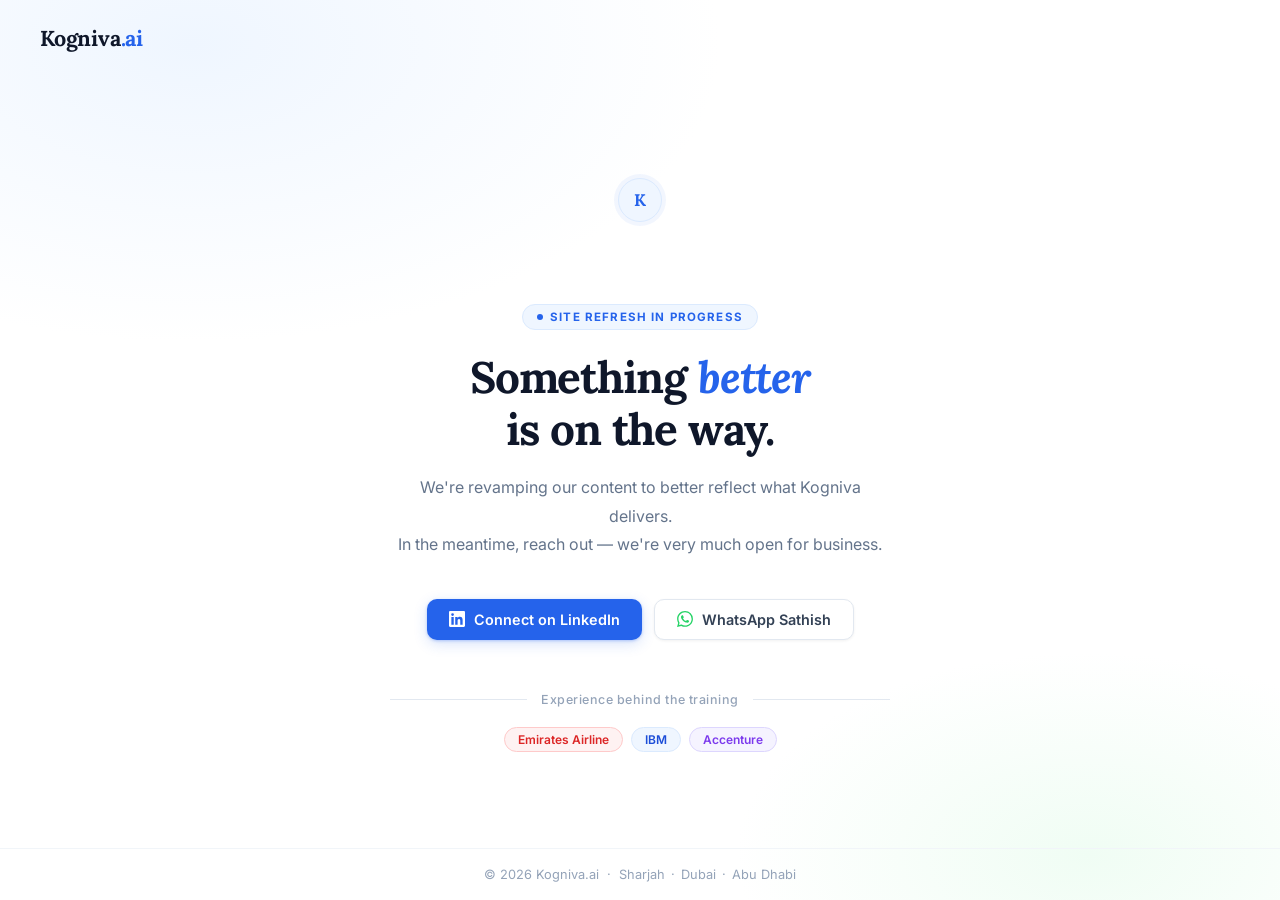
<file: wip_homepage/index.html>
<!DOCTYPE html>
<html lang="en">
<head>
  <meta charset="UTF-8" />
  <meta name="viewport" content="width=device-width, initial-scale=1.0" />
  <meta name="robots" content="noindex, nofollow" />
  <title>Kogniva.ai — Refreshing Soon</title>
  <meta name="description" content="Kogniva.ai is refreshing its content. We'll be back shortly." />
  <link rel="preconnect" href="https://fonts.googleapis.com" />
  <link rel="preconnect" href="https://fonts.gstatic.com" crossorigin />
  <link href="https://fonts.googleapis.com/css2?family=Inter:wght@300;400;500;600;700&family=Lora:ital,wght@0,600;0,700;1,400;1,600&display=swap" rel="stylesheet" />
  <style>
    *, *::before, *::after { box-sizing: border-box; margin: 0; padding: 0; }

    :root {
      --blue:        #2563eb;
      --blue-light:  #eff6ff;
      --blue-mid:    #dbeafe;
      --blue-deep:   #1d4ed8;
      --slate-900:   #0f172a;
      --slate-700:   #334155;
      --slate-600:   #475569;
      --slate-500:   #64748b;
      --slate-400:   #94a3b8;
      --slate-200:   #e2e8f0;
      --slate-100:   #f1f5f9;
      --slate-50:    #f8fafc;
      --white:       #ffffff;
    }

    html, body { height: 100%; }

    body {
      font-family: 'Inter', sans-serif;
      font-size: 16px;
      color: var(--slate-700);
      min-height: 100vh;
      display: flex;
      flex-direction: column;
      background:
        radial-gradient(ellipse 75% 60% at 15% 5%,  #eff6ff 0%, transparent 55%),
        radial-gradient(ellipse 55% 45% at 85% 95%, #f0fdf4 0%, transparent 50%),
        var(--white);
      overflow-x: hidden;
    }

    /* ── Nav ── */
    .nav {
      padding: 24px 40px;
      display: flex;
      align-items: center;
    }
    .logo {
      font-family: 'Lora', serif;
      font-size: 1.35rem;
      font-weight: 700;
      color: var(--slate-900);
      text-decoration: none;
      letter-spacing: -.01em;
      user-select: none;
    }
    .logo span { color: var(--blue); }

    /* ── Main ── */
    main {
      flex: 1;
      display: flex;
      align-items: center;
      justify-content: center;
      padding: 32px 24px 64px;
    }

    .content {
      text-align: center;
      max-width: 500px;
      width: 100%;
    }

    /* ── Pulse animation ── */
    .pulse-wrap {
      width: 120px;
      height: 120px;
      margin: 0 auto 44px;
      position: relative;
      display: flex;
      align-items: center;
      justify-content: center;
    }

    .ring {
      position: absolute;
      border-radius: 50%;
      border: 1.5px solid var(--blue);
      animation: expand 2.6s cubic-bezier(.4, 0, .2, 1) infinite;
      opacity: 0;
    }
    .ring:nth-child(1) { width: 44px;  height: 44px;  animation-delay: 0s; }
    .ring:nth-child(2) { width: 76px;  height: 76px;  animation-delay: .65s; }
    .ring:nth-child(3) { width: 112px; height: 112px; animation-delay: 1.3s; }

    @keyframes expand {
      0%   { opacity: .65; transform: scale(.72); }
      100% { opacity: 0;   transform: scale(1);   }
    }

    .core {
      position: relative;
      z-index: 1;
      width: 44px;
      height: 44px;
      background: var(--blue-light);
      border: 1.5px solid var(--blue-mid);
      border-radius: 50%;
      display: flex;
      align-items: center;
      justify-content: center;
      box-shadow: 0 0 0 4px rgba(37,99,235,.06);
    }
    .core-letter {
      font-family: 'Lora', serif;
      font-size: 1.05rem;
      font-weight: 700;
      color: var(--blue);
      line-height: 1;
    }

    /* ── Badge ── */
    .badge {
      display: inline-flex;
      align-items: center;
      gap: 7px;
      background: var(--blue-light);
      border: 1px solid var(--blue-mid);
      border-radius: 999px;
      padding: 5px 14px;
      font-size: .72rem;
      font-weight: 700;
      letter-spacing: .1em;
      text-transform: uppercase;
      color: var(--blue);
      margin-bottom: 22px;
    }
    .badge .dot {
      width: 6px;
      height: 6px;
      border-radius: 50%;
      background: var(--blue);
      animation: blink 1.6s ease-in-out infinite;
    }
    @keyframes blink {
      0%, 100% { opacity: 1; }
      50%       { opacity: .25; }
    }

    /* ── Headline ── */
    h1 {
      font-family: 'Lora', serif;
      font-size: clamp(2rem, 4.5vw, 2.75rem);
      font-weight: 700;
      color: var(--slate-900);
      line-height: 1.17;
      letter-spacing: -.025em;
      margin-bottom: 18px;
    }
    h1 em {
      color: var(--blue);
      font-style: italic;
    }

    /* ── Body text ── */
    .sub {
      font-size: 1rem;
      color: var(--slate-500);
      line-height: 1.78;
      margin-bottom: 40px;
    }

    /* ── CTAs ── */
    .ctas {
      display: flex;
      gap: 12px;
      justify-content: center;
      flex-wrap: wrap;
      margin-bottom: 52px;
    }

    .btn {
      display: inline-flex;
      align-items: center;
      gap: 9px;
      padding: 11px 22px;
      border-radius: 10px;
      font-family: 'Inter', sans-serif;
      font-size: .9rem;
      font-weight: 600;
      text-decoration: none;
      border: none;
      cursor: pointer;
      transition: transform .16s ease, box-shadow .16s ease, border-color .16s ease, color .16s ease;
      white-space: nowrap;
    }
    .btn:hover  { transform: translateY(-2px); }
    .btn:active { transform: translateY(0); }

    .btn-primary {
      background: var(--blue);
      color: var(--white);
      box-shadow: 0 1px 3px rgba(37,99,235,.3), 0 4px 14px rgba(37,99,235,.18);
    }
    .btn-primary:hover {
      background: var(--blue-deep);
      box-shadow: 0 4px 18px rgba(37,99,235,.38), 0 2px 6px rgba(37,99,235,.22);
    }

    .btn-ghost {
      background: var(--white);
      color: var(--slate-700);
      border: 1.5px solid var(--slate-200);
      box-shadow: 0 1px 3px rgba(0,0,0,.06);
    }
    .btn-ghost:hover {
      border-color: var(--blue-mid);
      color: var(--blue);
      box-shadow: 0 4px 14px rgba(37,99,235,.09);
    }

    /* ── Divider ── */
    .rule {
      display: flex;
      align-items: center;
      gap: 14px;
      margin-bottom: 20px;
      color: var(--slate-400);
      font-size: .78rem;
      font-weight: 500;
      letter-spacing: .04em;
    }
    .rule::before,
    .rule::after {
      content: '';
      flex: 1;
      height: 1px;
      background: var(--slate-200);
    }

    /* ── Trust pills ── */
    .trust {
      display: flex;
      justify-content: center;
      gap: 8px;
      flex-wrap: wrap;
    }
    .pill {
      display: inline-block;
      font-size: .75rem;
      font-weight: 600;
      padding: 4px 13px;
      border-radius: 999px;
    }
    .pill-red    { background: #fef2f2; color: #dc2626; border: 1px solid #fecaca; }
    .pill-blue   { background: var(--blue-light); color: #1d4ed8; border: 1px solid var(--blue-mid); }
    .pill-purple { background: #f5f3ff; color: #7c3aed; border: 1px solid #ddd6fe; }

    /* ── Footer ── */
    footer {
      padding: 18px 40px;
      text-align: center;
      font-size: .8rem;
      color: var(--slate-400);
      border-top: 1px solid var(--slate-100);
    }

    /* ── Responsive ── */
    @media (max-width: 480px) {
      .nav  { padding: 20px 24px; }
      footer { padding: 18px 24px; }
      .ctas { flex-direction: column; align-items: center; }
      .btn  { width: 100%; justify-content: center; max-width: 300px; }
      .sub  { font-size: .95rem; }
    }
  </style>
</head>
<body>

  <nav class="nav">
    <a href="#" class="logo">Kogniva<span>.ai</span></a>
  </nav>

  <main>
    <div class="content">

      <!-- Animated signal mark -->
      <div class="pulse-wrap" aria-hidden="true">
        <div class="ring"></div>
        <div class="ring"></div>
        <div class="ring"></div>
        <div class="core">
          <span class="core-letter">K</span>
        </div>
      </div>

      <!-- Status badge -->
      <div class="badge">
        <span class="dot"></span>
        Site refresh in progress
      </div>

      <!-- Headline -->
      <h1>Something <em>better</em><br>is on the way.</h1>

      <!-- Body -->
      <p class="sub">
        We're revamping our content to better reflect what Kogniva delivers.<br>
        In the meantime, reach out — we're very much open for business.
      </p>

      <!-- CTAs -->
      <div class="ctas">
        <a href="https://www.linkedin.com/in/sathish-genai-consultant" target="_blank" rel="noopener noreferrer" class="btn btn-primary">
          <!-- LinkedIn icon -->
          <svg width="16" height="16" viewBox="0 0 24 24" fill="currentColor" aria-hidden="true">
            <path d="M20.447 20.452h-3.554v-5.569c0-1.328-.027-3.037-1.852-3.037-1.853 0-2.136 1.445-2.136 2.939v5.667H9.351V9h3.414v1.561h.046c.477-.9 1.637-1.85 3.37-1.85 3.601 0 4.267 2.37 4.267 5.455v6.286zM5.337 7.433a2.062 2.062 0 0 1-2.063-2.065 2.064 2.064 0 1 1 2.063 2.065zm1.782 13.019H3.555V9h3.564v11.452zM22.225 0H1.771C.792 0 0 .774 0 1.729v20.542C0 23.227.792 24 1.771 24h20.451C23.2 24 24 23.227 24 22.271V1.729C24 .774 23.2 0 22.222 0h.003z"/>
          </svg>
          Connect on LinkedIn
        </a>
        <a href="https://wa.me/971585821482?text=Hello%20Sathish%2C%20I%27d%20like%20to%20learn%20more%20about%20Kogniva" target="_blank" rel="noopener noreferrer" class="btn btn-ghost">
          <!-- WhatsApp icon -->
          <svg width="16" height="16" viewBox="0 0 24 24" fill="#25d366" aria-hidden="true">
            <path d="M17.472 14.382c-.297-.149-1.758-.867-2.03-.967-.273-.099-.471-.148-.67.15-.197.297-.767.966-.94 1.164-.173.199-.347.223-.644.075-.297-.15-1.255-.463-2.39-1.475-.883-.788-1.48-1.761-1.653-2.059-.173-.297-.018-.458.13-.606.134-.133.298-.347.446-.52.149-.174.198-.298.298-.497.099-.198.05-.371-.025-.52-.075-.149-.669-1.612-.916-2.207-.242-.579-.487-.5-.669-.51-.173-.008-.371-.01-.57-.01-.198 0-.52.074-.792.372-.272.297-1.04 1.016-1.04 2.479 0 1.462 1.065 2.875 1.213 3.074.149.198 2.096 3.2 5.077 4.487.709.306 1.262.489 1.694.625.712.227 1.36.195 1.871.118.571-.085 1.758-.719 2.006-1.413.248-.694.248-1.289.173-1.413-.074-.124-.272-.198-.57-.347m-5.421 7.403h-.004a9.87 9.87 0 0 1-5.031-1.378l-.361-.214-3.741.982.998-3.648-.235-.374a9.86 9.86 0 0 1-1.51-5.26c.001-5.45 4.436-9.884 9.888-9.884 2.64 0 5.122 1.03 6.988 2.898a9.825 9.825 0 0 1 2.893 6.994c-.003 5.45-4.437 9.884-9.885 9.884m8.413-18.297A11.815 11.815 0 0 0 12.05 0C5.495 0 .16 5.335.157 11.892c0 2.096.547 4.142 1.588 5.945L.057 24l6.305-1.654a11.882 11.882 0 0 0 5.683 1.448h.005c6.554 0 11.89-5.335 11.893-11.893a11.821 11.821 0 0 0-3.48-8.413z"/>
          </svg>
          WhatsApp Sathish
        </a>
      </div>

      <!-- Trust bar -->
      <div class="rule">Experience behind the training</div>
      <div class="trust">
        <span class="pill pill-red">Emirates Airline</span>
        <span class="pill pill-blue">IBM</span>
        <span class="pill pill-purple">Accenture</span>
      </div>

    </div>
  </main>

  <footer>
    © 2026 Kogniva.ai &nbsp;·&nbsp; Sharjah &thinsp;·&thinsp; Dubai &thinsp;·&thinsp; Abu Dhabi
  </footer>

</body>
</html>
</file>
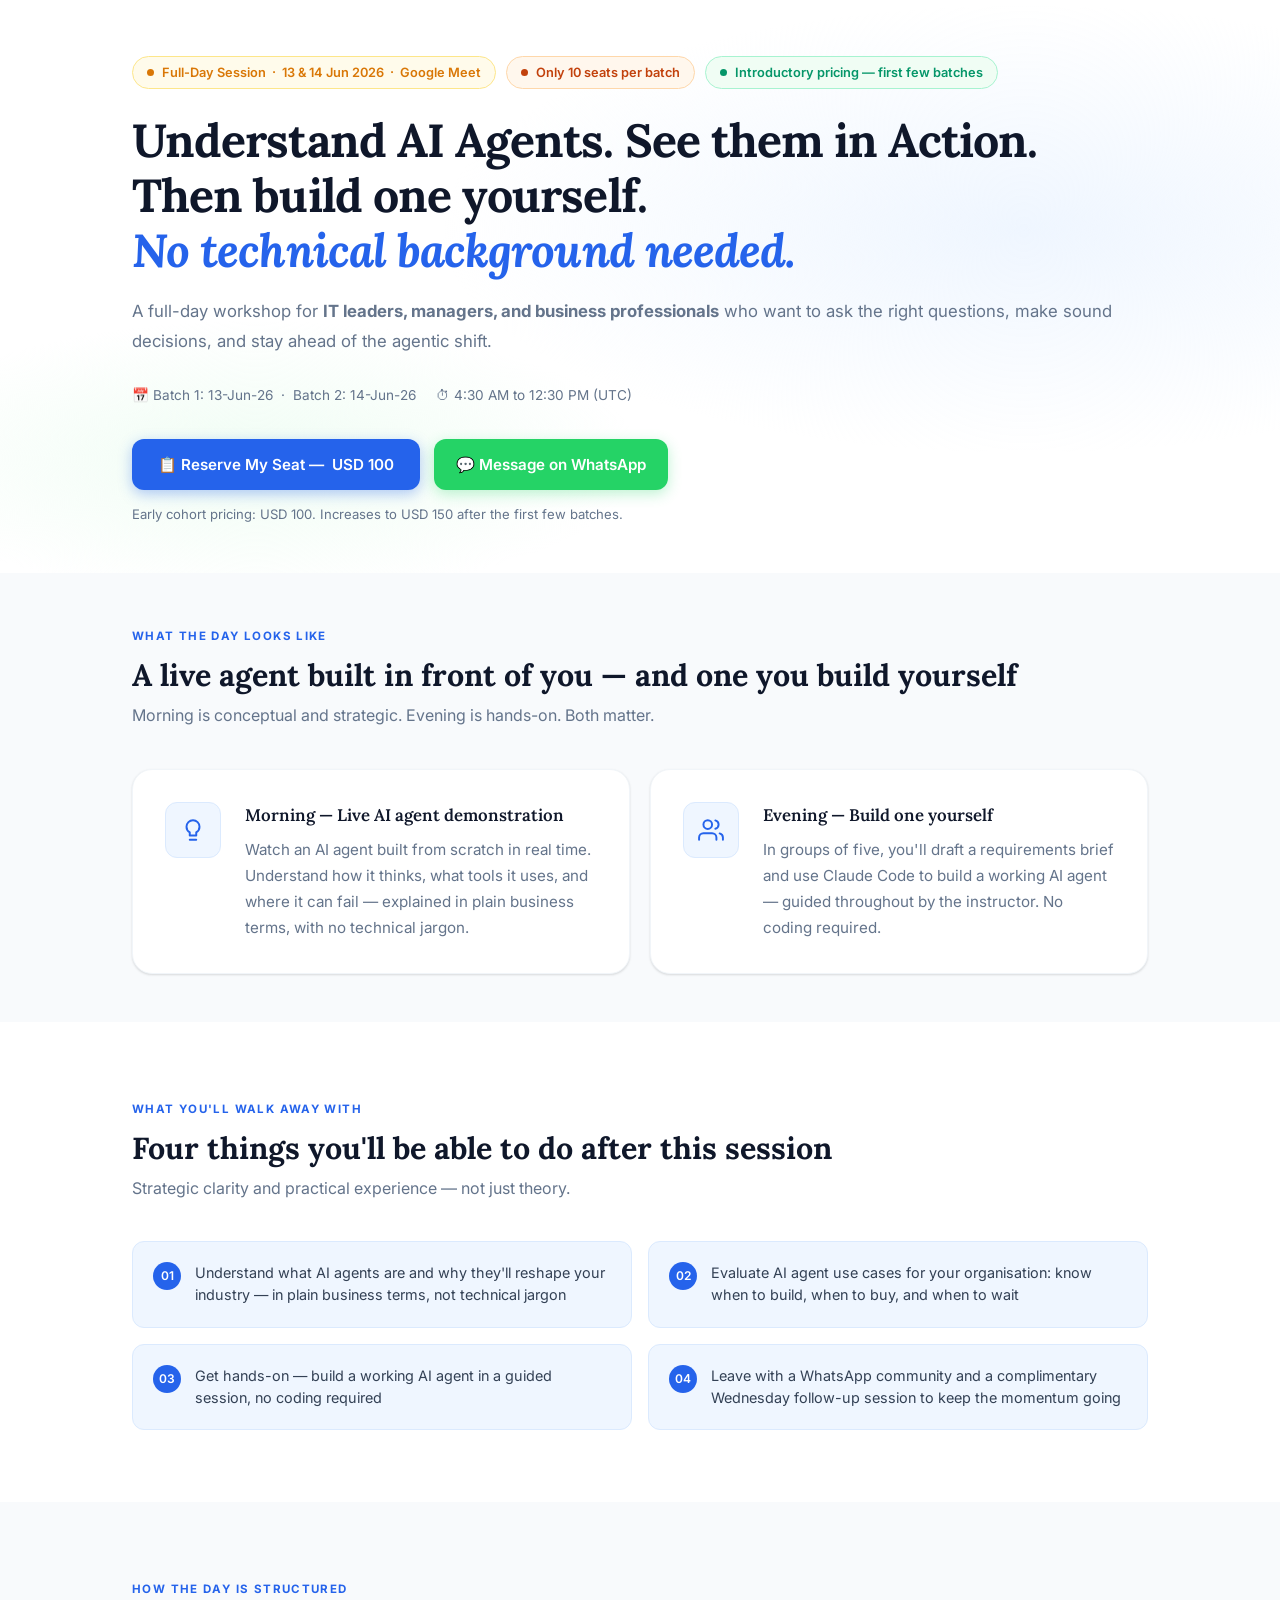
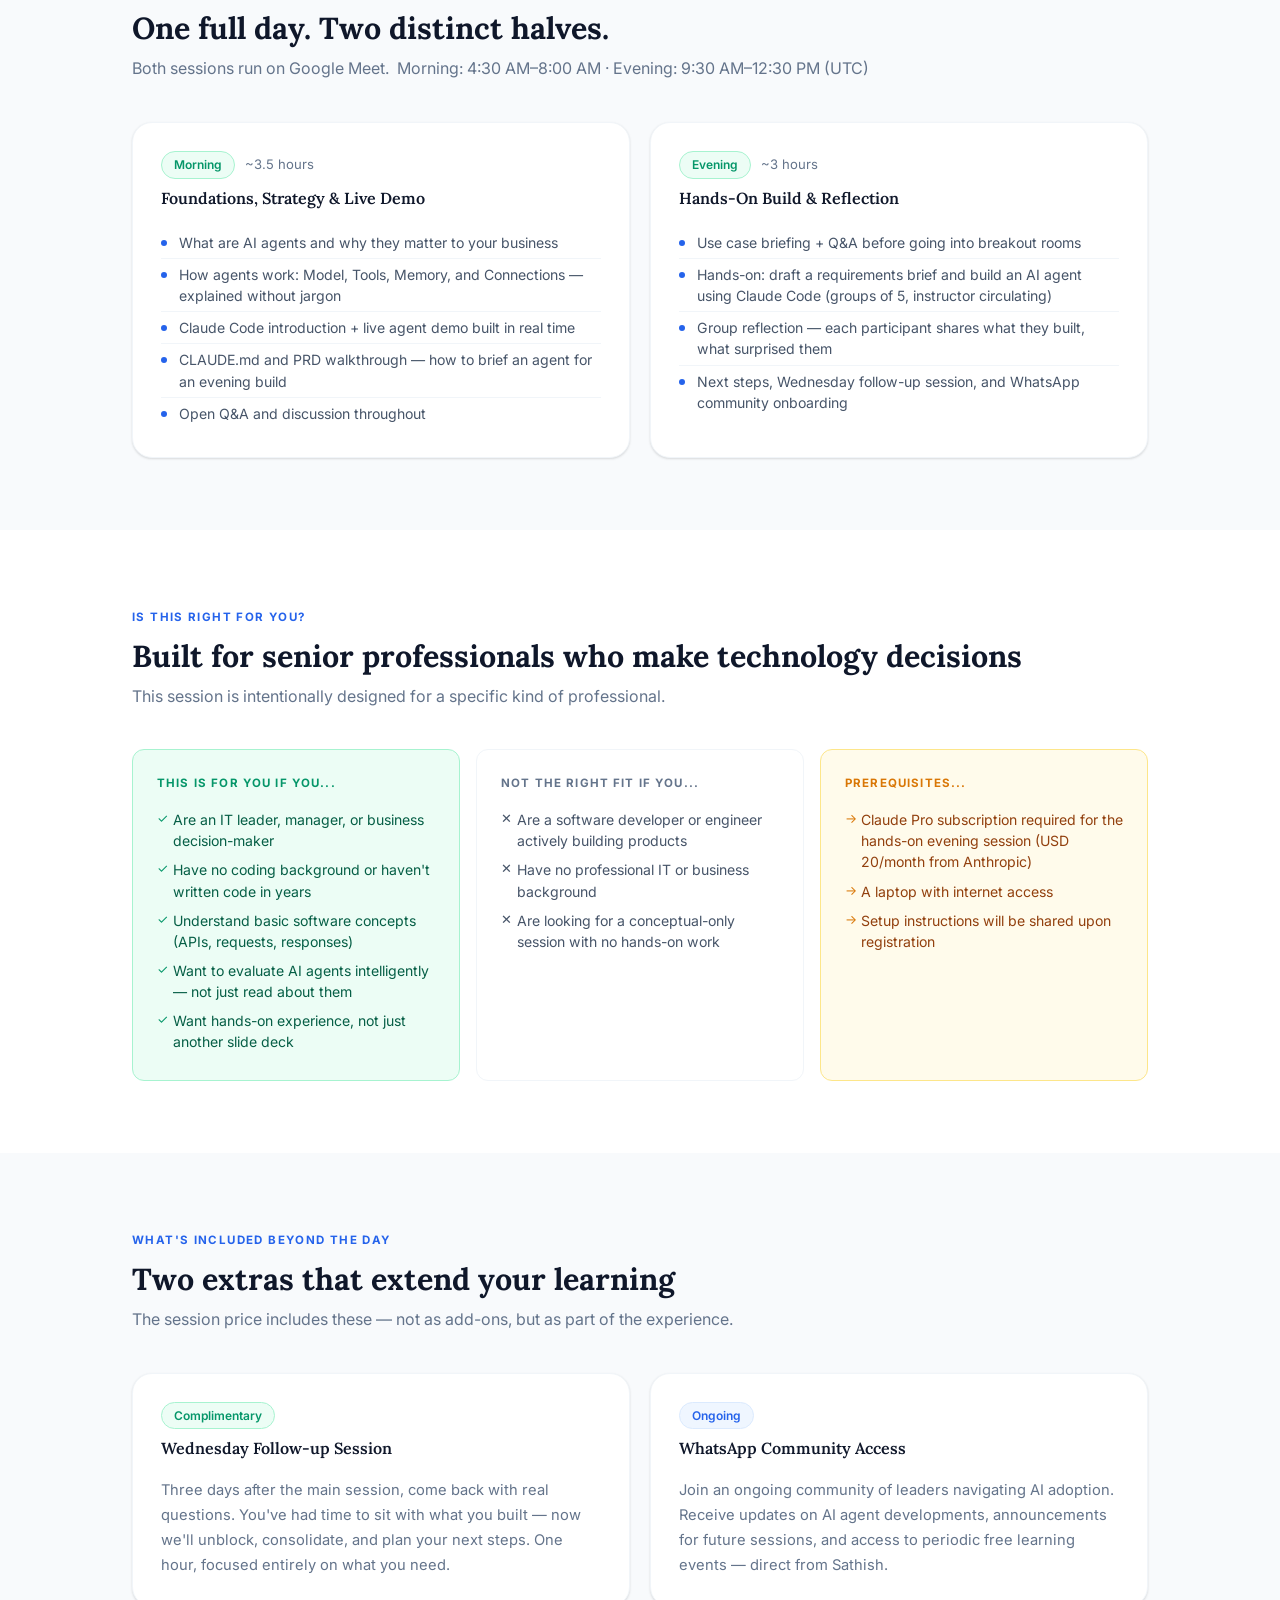
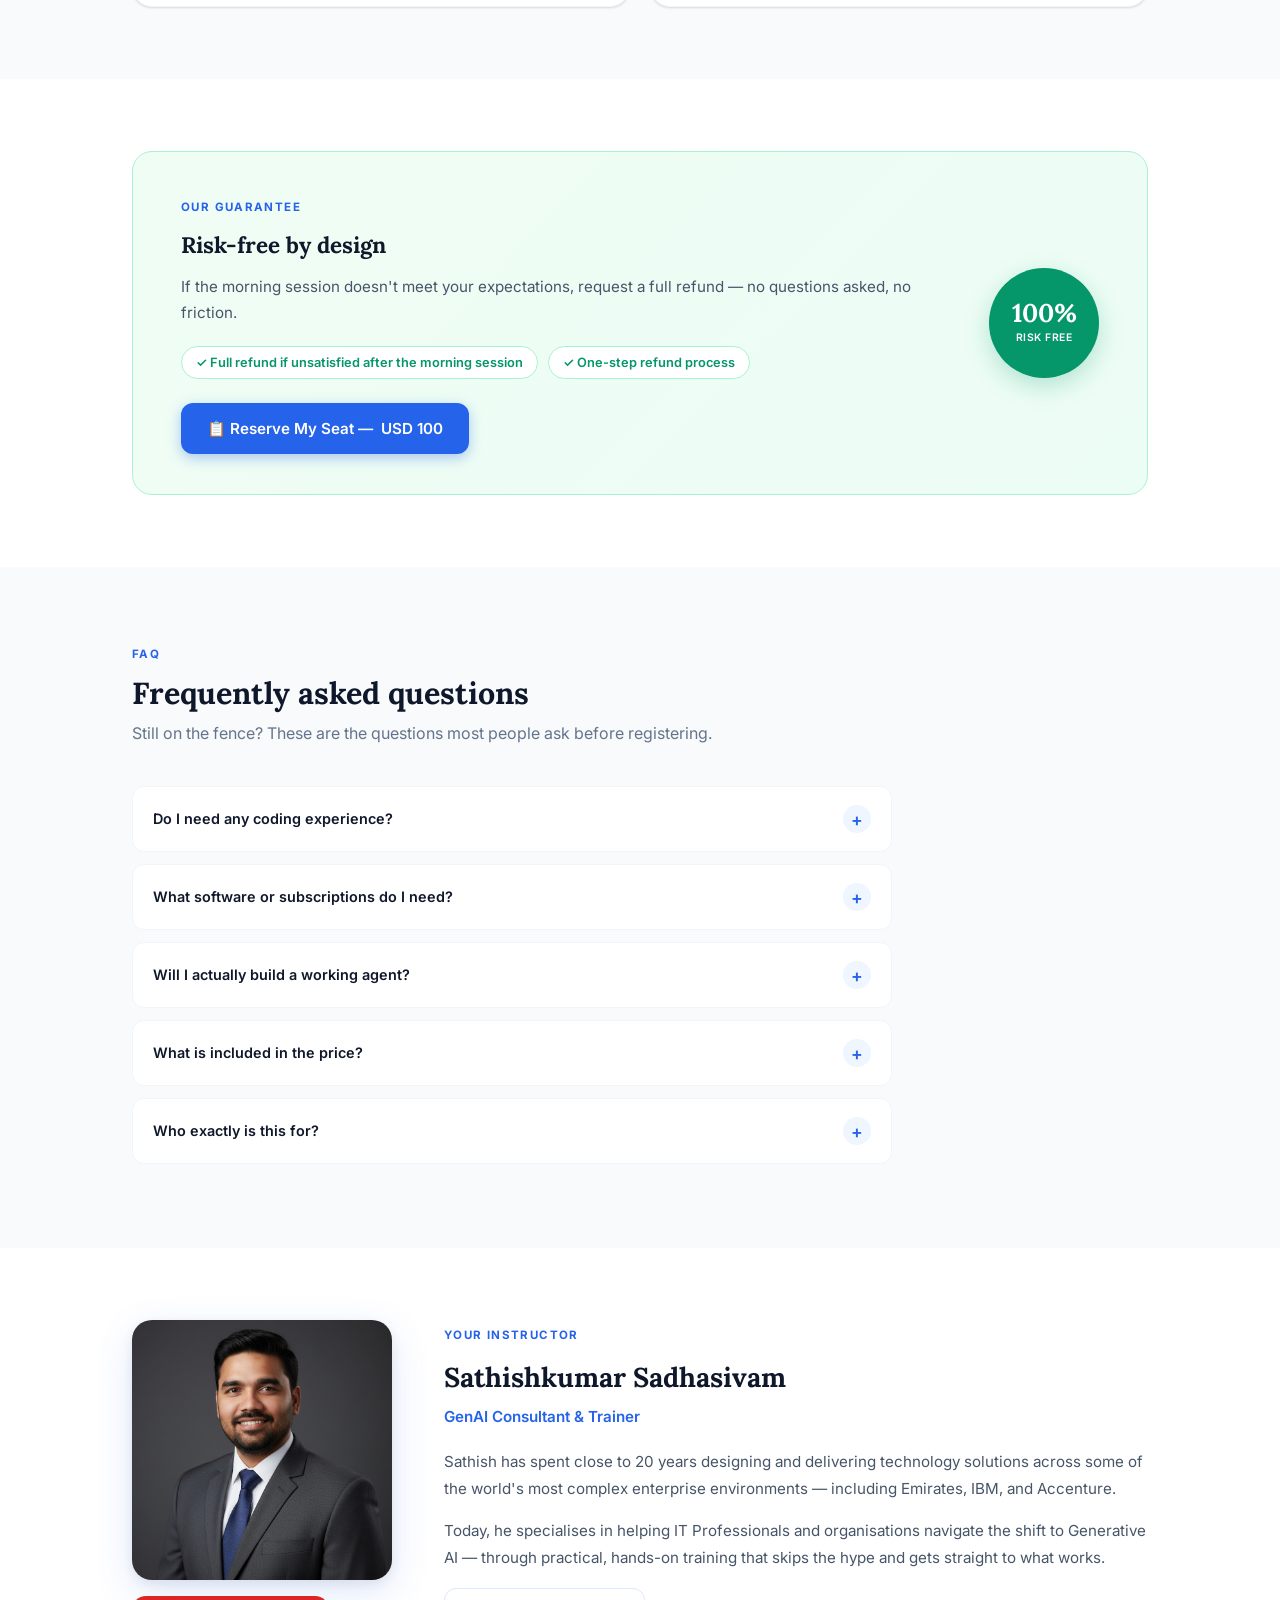
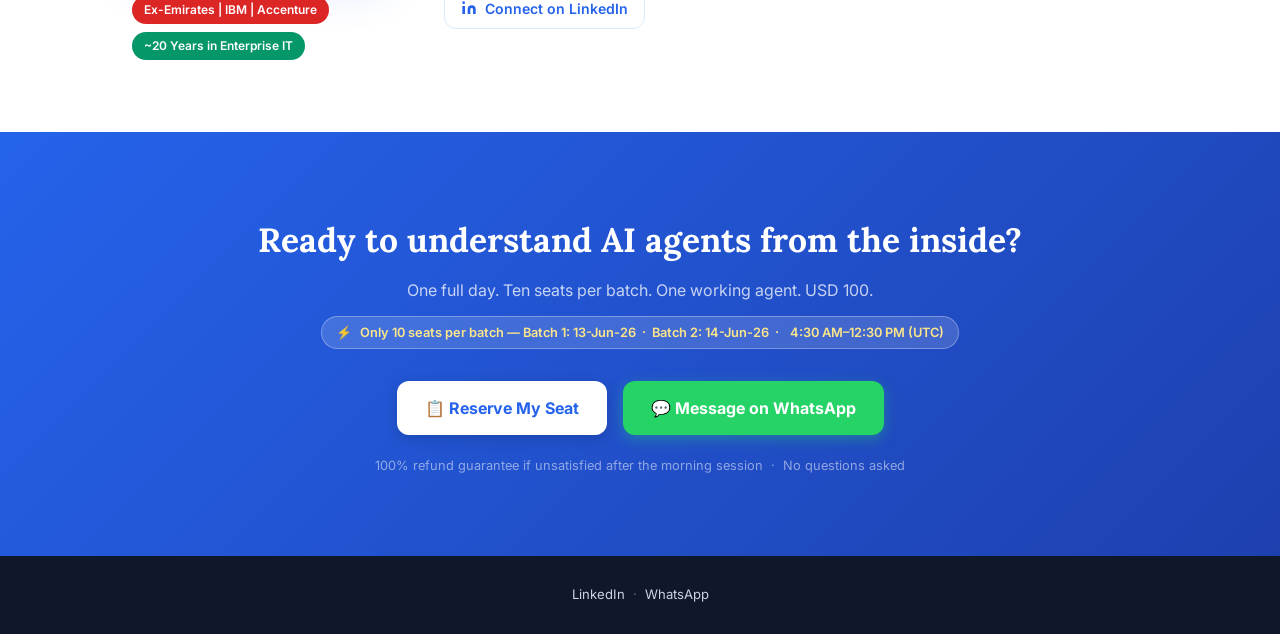
<file: agentic-ai-workshop.html>
<!doctype html>
<html lang="en">
  <head>
    <meta charset="UTF-8" />
    <meta name="viewport" content="width=device-width, initial-scale=1.0" />
    <title>
      AI Agents for Non-Technical Leaders — Full-Day Session by Sathish
    </title>
    <link rel="preconnect" href="https://fonts.googleapis.com" />
    <link rel="preconnect" href="https://fonts.gstatic.com" crossorigin />
    <link
      href="https://fonts.googleapis.com/css2?family=Inter:wght@300;400;500;600&family=Lora:ital,wght@0,400;0,500;0,600;0,700;1,400&display=swap"
      rel="stylesheet"
    />
    <style>
      *,
      *::before,
      *::after {
        box-sizing: border-box;
        margin: 0;
        padding: 0;
      }

      :root {
        --blue: #2563eb;
        --blue-light: #eff6ff;
        --blue-mid: #dbeafe;
        --blue-deep: #1d4ed8;
        --green: #059669;
        --green-bg: #ecfdf5;
        --green-border: #a7f3d0;
        --amber: #d97706;
        --amber-bg: #fffbeb;
        --amber-border: #fde68a;
        --slate-900: #0f172a;
        --slate-700: #334155;
        --slate-600: #475569;
        --slate-500: #64748b;
        --slate-300: #cbd5e1;
        --slate-100: #f1f5f9;
        --slate-50: #f8fafc;
        --white: #ffffff;
        --radius: 12px;
        --radius-lg: 20px;
        --shadow-sm:
          0 1px 3px rgba(0, 0, 0, 0.08), 0 1px 2px rgba(0, 0, 0, 0.06);
        --shadow-md:
          0 4px 16px rgba(37, 99, 235, 0.1), 0 2px 6px rgba(0, 0, 0, 0.06);
        --shadow-lg:
          0 12px 40px rgba(37, 99, 235, 0.14), 0 4px 12px rgba(0, 0, 0, 0.08);
        --font-display: "Lora", serif;
        --font-body: "Inter", sans-serif;
      }

      html {
        scroll-behavior: smooth;
      }

      body {
        font-family: var(--font-body);
        font-size: 16px;
        color: var(--slate-700);
        background: var(--white);
        line-height: 1.65;
        overflow-x: hidden;
      }

      .container {
        max-width: 1080px;
        margin: 0 auto;
        padding: 0 32px;
      }
      section {
        padding: 72px 0;
      }
      section.tight {
        padding: 48px 0;
      }

      /* ── Section eyebrow ── */
      .section-eyebrow {
        display: inline-block;
        font-size: 0.72rem;
        font-weight: 700;
        letter-spacing: 0.12em;
        text-transform: uppercase;
        color: var(--blue);
        margin-bottom: 10px;
      }
      h2.section-title {
        font-family: var(--font-display);
        font-size: clamp(1.4rem, 2.5vw, 1.9rem);
        font-weight: 700;
        color: var(--slate-900);
        line-height: 1.25;
        margin-bottom: 8px;
      }
      .section-sub {
        color: var(--slate-500);
        font-size: 1rem;
        margin-bottom: 40px;
      }

      /* ── HERO ── */
      #hero {
        padding: 56px 0 48px;
        background:
          radial-gradient(
            ellipse 70% 60% at 80% 40%,
            #eff6ff 0%,
            transparent 65%
          ),
          radial-gradient(
            ellipse 50% 40% at 20% 80%,
            #f0fdf4 0%,
            transparent 60%
          ),
          var(--white);
      }
      .hero-badges {
        display: flex;
        flex-wrap: wrap;
        gap: 10px;
        margin-bottom: 24px;
      }
      .hero-badge {
        display: inline-flex;
        align-items: center;
        gap: 8px;
        background: var(--amber-bg);
        border: 1px solid var(--amber-border);
        border-radius: 999px;
        padding: 5px 14px;
        font-size: 0.8rem;
        font-weight: 600;
        color: var(--amber);
      }
      .hero-badge .dot {
        width: 7px;
        height: 7px;
        border-radius: 50%;
        background: var(--amber);
      }
      .hero-badge.seat {
        background: #fff7ed;
        border-color: #fed7aa;
        color: #c2410c;
      }
      .hero-badge.seat .dot {
        background: #c2410c;
      }
      .hero-badge.intro {
        background: #f0fdf4;
        border-color: #a7f3d0;
        color: #059669;
      }
      .hero-badge.intro .dot {
        background: #059669;
      }
      .intro-pricing-note {
        margin-top: 14px;
        font-size: 0.82rem;
        color: var(--slate-500);
      }

      h1 {
        font-family: var(--font-display);
        font-size: clamp(2rem, 4vw, 2.9rem);
        font-weight: 700;
        color: var(--slate-900);
        line-height: 1.18;
        letter-spacing: -0.02em;
        margin-bottom: 20px;
      }
      h1 em {
        font-style: italic;
        color: var(--blue);
      }

      .hero-desc {
        font-size: 1.05rem;
        color: var(--slate-500);
        line-height: 1.75;
        margin-bottom: 28px;
      }

      /* Prerequisite notice */
      .prereq-notice {
        display: flex;
        align-items: flex-start;
        gap: 10px;
        background: var(--amber-bg);
        border: 1px solid var(--amber-border);
        border-radius: var(--radius);
        padding: 12px 16px;
        margin-bottom: 28px;
        max-width: 600px;
      }
      .prereq-icon {
        font-size: 1rem;
        flex-shrink: 0;
        margin-top: 1px;
      }
      .prereq-text {
        font-size: 0.88rem;
        color: var(--slate-700);
        line-height: 1.55;
      }
      .prereq-text strong {
        color: var(--slate-900);
      }

      .hero-meta {
        display: flex;
        gap: 20px;
        flex-wrap: wrap;
        margin-bottom: 32px;
      }
      .hero-meta-item {
        display: flex;
        align-items: center;
        gap: 6px;
        font-size: 0.85rem;
        color: var(--slate-500);
      }

      .hero-ctas {
        display: flex;
        gap: 14px;
        flex-wrap: wrap;
      }
      .btn-primary {
        display: inline-flex;
        align-items: center;
        gap: 8px;
        background: var(--blue);
        color: var(--white);
        padding: 13px 26px;
        border-radius: var(--radius);
        font-weight: 600;
        font-size: 0.95rem;
        text-decoration: none;
        box-shadow: 0 4px 14px rgba(37, 99, 235, 0.35);
        transition:
          background 0.2s,
          transform 0.15s,
          box-shadow 0.2s;
      }
      .btn-primary:hover {
        background: var(--blue-deep);
        transform: translateY(-2px);
        box-shadow: 0 8px 20px rgba(37, 99, 235, 0.4);
      }
      .btn-whatsapp {
        display: inline-flex;
        align-items: center;
        gap: 8px;
        background: #25d366;
        color: var(--white);
        padding: 13px 22px;
        border-radius: var(--radius);
        font-weight: 600;
        font-size: 0.95rem;
        text-decoration: none;
        box-shadow: 0 4px 14px rgba(37, 211, 102, 0.3);
        transition:
          background 0.2s,
          transform 0.15s;
      }
      .btn-whatsapp:hover {
        background: #1db954;
        transform: translateY(-2px);
      }

      /* ── WHAT YOU'LL EXPERIENCE ── */
      #experience {
        background: var(--slate-50);
      }
      .build-cards-grid {
        display: grid;
        grid-template-columns: 1fr 1fr;
        gap: 20px;
      }
      .build-card {
        background: var(--white);
        border: 1.5px solid var(--slate-100);
        border-radius: var(--radius-lg);
        padding: 32px;
        display: flex;
        gap: 24px;
        align-items: flex-start;
        box-shadow: var(--shadow-sm);
      }
      .build-icon {
        width: 56px;
        height: 56px;
        flex-shrink: 0;
        background: var(--blue-light);
        border: 1px solid var(--blue-mid);
        border-radius: var(--radius);
        display: flex;
        align-items: center;
        justify-content: center;
      }
      .build-icon svg {
        width: 26px;
        height: 26px;
      }
      .build-title {
        font-family: var(--font-display);
        font-size: 1.05rem;
        font-weight: 600;
        color: var(--slate-900);
        margin-bottom: 8px;
      }
      .build-desc {
        font-size: 0.95rem;
        color: var(--slate-500);
        line-height: 1.7;
      }

      /* ── OUTCOMES ── */
      #outcomes {
        background: var(--white);
      }
      .outcomes-grid {
        display: grid;
        grid-template-columns: repeat(2, 1fr);
        gap: 16px;
      }
      .outcome-item {
        display: flex;
        gap: 14px;
        align-items: flex-start;
        background: var(--blue-light);
        border-radius: var(--radius);
        padding: 20px;
        border: 1px solid var(--blue-mid);
        transition:
          transform 0.2s,
          box-shadow 0.2s;
      }
      .outcome-item:hover {
        transform: translateY(-2px);
        box-shadow: var(--shadow-sm);
      }
      .outcome-num {
        width: 28px;
        height: 28px;
        flex-shrink: 0;
        background: var(--blue);
        color: var(--white);
        border-radius: 50%;
        display: flex;
        align-items: center;
        justify-content: center;
        font-size: 0.75rem;
        font-weight: 600;
      }
      .outcome-text {
        font-size: 0.9rem;
        color: var(--slate-700);
        line-height: 1.55;
      }

      /* ── CURRICULUM ── */
      #curriculum {
        background: var(--slate-50);
      }
      .curriculum-grid {
        display: grid;
        grid-template-columns: 1fr 1fr;
        gap: 20px;
      }
      .day-card {
        background: var(--white);
        border: 1.5px solid var(--slate-100);
        border-radius: var(--radius-lg);
        padding: 28px;
        box-shadow: var(--shadow-sm);
        transition:
          transform 0.2s,
          box-shadow 0.2s;
      }
      .day-card:hover {
        transform: translateY(-3px);
        box-shadow: var(--shadow-md);
      }
      .day-header {
        display: flex;
        align-items: center;
        gap: 10px;
        margin-bottom: 6px;
      }
      .day-badge {
        display: inline-flex;
        align-items: center;
        background: var(--green-bg);
        color: var(--green);
        border: 1px solid var(--green-border);
        border-radius: 999px;
        padding: 3px 12px;
        font-size: 0.75rem;
        font-weight: 600;
      }
      .day-badge-blue {
        display: inline-flex;
        align-items: center;
        background: var(--blue-light);
        color: var(--blue);
        border: 1px solid var(--blue-mid);
        border-radius: 999px;
        padding: 3px 12px;
        font-size: 0.75rem;
        font-weight: 600;
      }
      .day-date {
        font-size: 0.82rem;
        color: var(--slate-500);
      }
      .day-title {
        font-family: var(--font-display);
        font-size: 1rem;
        font-weight: 600;
        color: var(--slate-900);
        margin-bottom: 16px;
      }
      .day-items {
        list-style: none;
      }
      .day-items li {
        font-size: 0.88rem;
        color: var(--slate-600);
        padding: 5px 0 5px 18px;
        position: relative;
        line-height: 1.5;
        border-bottom: 1px solid var(--slate-100);
      }
      .day-items li:last-child {
        border-bottom: none;
      }
      .day-items li::before {
        content: "";
        position: absolute;
        left: 0;
        top: 13px;
        width: 6px;
        height: 6px;
        border-radius: 50%;
        background: var(--blue);
      }

      /* ── AUDIENCE + PREREQ ── */
      #audience {
        background: var(--white);
      }
      .audience-prereq-grid {
        display: grid;
        grid-template-columns: 1fr 1fr 1fr;
        gap: 16px;
      }

      .audience-card {
        border-radius: var(--radius);
        padding: 24px;
        border: 1.5px solid var(--slate-100);
        transition:
          transform 0.2s,
          box-shadow 0.2s;
      }
      .audience-card:hover {
        transform: translateY(-3px);
        box-shadow: var(--shadow-md);
      }
      .audience-card.yes {
        background: var(--green-bg);
        border-color: var(--green-border);
      }
      .audience-card.no {
        background: var(--white);
      }
      .audience-card.prereq {
        background: var(--amber-bg);
        border-color: var(--amber-border);
      }
      .audience-card-label {
        font-size: 0.72rem;
        font-weight: 700;
        letter-spacing: 0.1em;
        text-transform: uppercase;
        margin-bottom: 12px;
      }
      .audience-card.yes .audience-card-label {
        color: var(--green);
      }
      .audience-card.no .audience-card-label {
        color: var(--slate-500);
      }
      .audience-card.prereq .audience-card-label {
        color: var(--amber);
      }
      .audience-list {
        list-style: none;
      }
      .audience-list li {
        font-size: 0.88rem;
        padding: 4px 0;
        line-height: 1.5;
        padding-left: 16px;
        position: relative;
      }
      .audience-card.yes .audience-list li {
        color: #065f46;
      }
      .audience-card.no .audience-list li {
        color: var(--slate-600);
      }
      .audience-card.prereq .audience-list li {
        color: #92400e;
      }
      .audience-card.yes .audience-list li::before {
        content: "✓";
        position: absolute;
        left: 0;
        color: var(--green);
        font-size: 0.8rem;
      }
      .audience-card.no .audience-list li::before {
        content: "✕";
        position: absolute;
        left: 0;
        color: var(--slate-400);
        font-size: 0.8rem;
      }
      .audience-card.prereq .audience-list li::before {
        content: "→";
        position: absolute;
        left: 0;
        color: var(--amber);
        font-size: 0.8rem;
      }

      /* ── BONUSES ── */
      #bonuses {
        background: var(--slate-50);
      }
      .bonus-grid {
        display: grid;
        grid-template-columns: 1fr 1fr;
        gap: 20px;
      }

      /* ── GUARANTEE ── */
      #guarantee {
        background: var(--white);
      }
      .guarantee-banner {
        background: linear-gradient(135deg, #f0fdf4 0%, var(--green-bg) 100%);
        border: 1.5px solid var(--green-border);
        border-radius: var(--radius-lg);
        padding: 40px 48px;
        display: grid;
        grid-template-columns: 1fr auto;
        gap: 40px;
        align-items: center;
      }
      .guarantee-title {
        font-family: var(--font-display);
        font-size: 1.4rem;
        font-weight: 700;
        color: var(--slate-900);
        margin-bottom: 10px;
      }
      .guarantee-desc {
        color: var(--slate-600);
        font-size: 0.95rem;
        line-height: 1.7;
        margin-bottom: 20px;
      }
      .guarantee-pills {
        display: flex;
        flex-wrap: wrap;
        gap: 10px;
      }
      .guarantee-pill {
        display: inline-flex;
        align-items: center;
        gap: 6px;
        background: var(--white);
        color: var(--green);
        border: 1px solid var(--green-border);
        border-radius: 999px;
        padding: 5px 14px;
        font-size: 0.8rem;
        font-weight: 600;
      }
      .guarantee-badge {
        width: 110px;
        height: 110px;
        flex-shrink: 0;
        background: var(--green);
        border-radius: 50%;
        display: flex;
        flex-direction: column;
        align-items: center;
        justify-content: center;
        color: var(--white);
        text-align: center;
        box-shadow: 0 8px 24px rgba(5, 150, 105, 0.25);
      }
      .guarantee-badge .big {
        font-size: 1.6rem;
        font-weight: 700;
        font-family: var(--font-display);
        line-height: 1;
      }
      .guarantee-badge .small {
        font-size: 0.65rem;
        font-weight: 600;
        letter-spacing: 0.05em;
        text-transform: uppercase;
        margin-top: 3px;
      }

      /* ── FAQ ── */
      #faq {
        background: var(--slate-50);
      }
      .faq-list {
        max-width: 760px;
      }
      .faq-item {
        background: var(--white);
        border: 1.5px solid var(--slate-100);
        border-radius: var(--radius);
        margin-bottom: 12px;
        overflow: hidden;
        transition: border-color 0.2s;
      }
      .faq-item:hover {
        border-color: var(--blue-mid);
      }
      .faq-q {
        display: flex;
        justify-content: space-between;
        align-items: center;
        padding: 18px 20px;
        cursor: pointer;
        user-select: none;
        gap: 12px;
      }
      .faq-q-text {
        font-weight: 600;
        font-size: 0.9rem;
        color: var(--slate-900);
        line-height: 1.4;
      }
      .faq-icon {
        width: 28px;
        height: 28px;
        flex-shrink: 0;
        background: var(--blue-light);
        border-radius: 50%;
        display: flex;
        align-items: center;
        justify-content: center;
        color: var(--blue);
        font-size: 1.1rem;
        font-weight: 600;
        transition:
          transform 0.3s,
          background 0.2s;
      }
      .faq-item.open .faq-icon {
        transform: rotate(45deg);
        background: var(--blue);
        color: var(--white);
      }
      .faq-a {
        display: none;
        padding: 14px 20px 18px;
        font-size: 0.88rem;
        color: var(--slate-500);
        line-height: 1.65;
        border-top: 1px solid var(--slate-100);
      }
      .faq-item.open .faq-a {
        display: block;
      }

      /* ── INSTRUCTOR ── */
      #instructor {
        background: var(--white);
      }
      .instructor-inner {
        display: grid;
        grid-template-columns: 260px 1fr;
        gap: 52px;
        align-items: start;
      }
      .instructor-photo-wrap {
        position: relative;
      }
      .instructor-photo {
        width: 100%;
        aspect-ratio: 1;
        border-radius: var(--radius-lg);
        object-fit: cover;
        display: block;
        box-shadow: var(--shadow-lg);
      }
      .instructor-badges {
        display: flex;
        flex-wrap: wrap;
        gap: 8px;
        margin-top: 16px;
      }
      .ibadge {
        padding: 4px 12px;
        border-radius: 999px;
        font-size: 0.75rem;
        font-weight: 600;
        color: var(--white);
      }
      .ibadge.emirates {
        background: #dc2626;
      }
      .ibadge.ibm {
        background: #1d4ed8;
      }
      .ibadge.acc {
        background: #7c3aed;
      }
      .ibadge.exp {
        background: var(--green);
      }
      .instructor-name {
        font-family: var(--font-display);
        font-size: 1.7rem;
        font-weight: 700;
        color: var(--slate-900);
        margin-bottom: 4px;
      }
      .instructor-role {
        font-size: 0.95rem;
        color: var(--blue);
        font-weight: 600;
        margin-bottom: 20px;
      }
      .instructor-bio {
        color: var(--slate-600);
        line-height: 1.75;
        font-size: 0.95rem;
        margin-bottom: 16px;
      }
      .linkedin-link {
        display: inline-flex;
        align-items: center;
        gap: 8px;
        color: var(--blue);
        text-decoration: none;
        font-weight: 600;
        font-size: 0.88rem;
        padding: 8px 16px;
        border: 1.5px solid var(--blue-mid);
        border-radius: var(--radius);
        transition: background 0.2s;
      }
      .linkedin-link:hover {
        background: var(--blue-light);
      }

      /* ── FINAL CTA ── */
      #final-cta {
        background: linear-gradient(135deg, var(--blue) 0%, #1e40af 100%);
        padding: 80px 0;
        text-align: center;
      }
      .cta-final-title {
        font-family: var(--font-display);
        font-size: clamp(1.5rem, 3vw, 2.1rem);
        font-weight: 700;
        color: var(--white);
        margin-bottom: 10px;
      }
      .cta-final-sub {
        color: rgba(255, 255, 255, 0.75);
        font-size: 1rem;
        margin-bottom: 12px;
      }
      .cta-seat-note {
        display: inline-flex;
        align-items: center;
        gap: 8px;
        background: rgba(255, 255, 255, 0.15);
        border: 1px solid rgba(255, 255, 255, 0.3);
        color: #fde68a;
        border-radius: 999px;
        padding: 5px 14px;
        font-size: 0.8rem;
        font-weight: 600;
        margin-bottom: 32px;
      }
      .cta-final-btns {
        display: flex;
        gap: 16px;
        justify-content: center;
        flex-wrap: wrap;
        margin-bottom: 20px;
      }
      .btn-white {
        background: var(--white);
        color: var(--blue);
        padding: 14px 28px;
        border-radius: var(--radius);
        font-weight: 700;
        font-size: 1rem;
        text-decoration: none;
        box-shadow: 0 4px 14px rgba(0, 0, 0, 0.15);
        transition:
          transform 0.15s,
          box-shadow 0.2s;
        display: inline-flex;
        align-items: center;
        gap: 8px;
      }
      .btn-white:hover {
        transform: translateY(-2px);
        box-shadow: 0 8px 24px rgba(0, 0, 0, 0.2);
      }
      .btn-wa-final {
        background: #25d366;
        color: var(--white);
        padding: 14px 28px;
        border-radius: var(--radius);
        font-weight: 700;
        font-size: 1rem;
        text-decoration: none;
        box-shadow: 0 4px 14px rgba(37, 211, 102, 0.35);
        transition:
          transform 0.15s,
          background 0.2s;
        display: inline-flex;
        align-items: center;
        gap: 8px;
      }
      .btn-wa-final:hover {
        background: #1db954;
        transform: translateY(-2px);
      }
      .cta-note {
        color: rgba(255, 255, 255, 0.5);
        font-size: 0.8rem;
      }

      /* ── FOOTER ── */
      footer {
        background: var(--slate-900);
        color: var(--slate-500);
        text-align: center;
        padding: 28px;
        font-size: 0.82rem;
      }
      footer a {
        color: var(--slate-300);
        text-decoration: none;
      }
      footer a:hover {
        color: var(--white);
      }

      /* ── RESPONSIVE ── */
      @media (max-width: 900px) {
        .audience-prereq-grid {
          grid-template-columns: 1fr;
        }
        .instructor-inner {
          grid-template-columns: 1fr;
        }
        .instructor-photo {
          max-width: 200px;
        }
        .guarantee-banner {
          grid-template-columns: 1fr;
        }
        .guarantee-badge {
          width: 80px;
          height: 80px;
        }
      }
      @media (max-width: 640px) {
        .outcomes-grid,
        .curriculum-grid,
        .build-cards-grid,
        .bonus-grid {
          grid-template-columns: 1fr;
        }
        .hero-ctas {
          flex-direction: column;
        }
        .cta-final-btns {
          flex-direction: column;
          align-items: center;
        }
        .guarantee-banner {
          padding: 28px 24px;
        }
      }
      @media (max-width: 480px) {
        .container {
          padding: 0 16px;
        }
        section {
          padding: 48px 0;
        }
        h1 {
          font-size: 1.7rem;
        }
      }
    </style>
  </head>
  <body>
    <!-- ── HERO ─────────────────────────────────────────────── -->
    <section id="hero">
      <div class="container">
        <div class="hero-badges">
          <div class="hero-badge">
            <span class="dot"></span>
            Full-Day Session &nbsp;·&nbsp; 13 &amp; 14 Jun 2026 &nbsp;·&nbsp; Google Meet
          </div>
          <div class="hero-badge seat">
            <span class="dot"></span>
            Only 10 seats per batch
          </div>
          <div class="hero-badge intro">
            <span class="dot"></span>
            Introductory pricing — first few batches
          </div>
        </div>

        <h1>
          Understand AI Agents. See them in Action.<br />Then build one yourself.<br /><em
            >No technical background needed.</em
          >
        </h1>

        <p class="hero-desc">
          A full-day workshop for
          <strong>IT leaders, managers, and business professionals</strong>
          who want to ask the right questions, make sound decisions, and stay ahead of the agentic shift.
        </p>

        <div class="hero-meta">
          <div class="hero-meta-item">
            📅 Batch 1: 13-Jun-26 &nbsp;·&nbsp; Batch 2: 14-Jun-26
          </div>
          <div class="hero-meta-item" id="time-hero">
            ⏱ 8.30 am to 4.30 pm (GST)
          </div>
        </div>

        <div class="hero-ctas">
          <a
            href="https://forms.gle/jLB8LkGsGhdT1Go5A"
            class="btn-primary"
            target="_blank"
          >
            📋 Reserve My Seat — <span class="price-display">AED 300</span>
          </a>
          <a
            href="https://wa.me/971585821482?text=Hello%20Sathish%2C%20I%27m%20interested%20in%20the%20AI%20Agents%20for%20Non-Technical%20Leaders%20session"
            class="btn-whatsapp"
            target="_blank"
          >
            💬 Message on WhatsApp
          </a>
        </div>
        <p class="intro-pricing-note" id="intro-pricing-note"></p>
      </div>
    </section>

    <!-- ── WHAT YOU'LL EXPERIENCE ────────────────────────── -->
    <section id="experience" class="tight">
      <div class="container">
        <span class="section-eyebrow">What the day looks like</span>
        <h2 class="section-title">
          A live agent built in front of you — and one you build yourself
        </h2>
        <p class="section-sub">
          Morning is conceptual and strategic. Evening is hands-on. Both matter.
        </p>
        <div class="build-cards-grid">
          <div class="build-card">
            <div class="build-icon">
              <svg
                viewBox="0 0 24 24"
                fill="none"
                stroke="#2563eb"
                stroke-width="1.8"
                stroke-linecap="round"
                stroke-linejoin="round"
              >
                <path d="M9 21h6M12 3a6 6 0 0 1 6 6c0 2.22-1.21 4.16-3 5.2V17H9v-2.8C7.21 13.16 6 11.22 6 9a6 6 0 0 1 6-6z"/>
              </svg>
            </div>
            <div>
              <div class="build-title">Morning — Live AI agent demonstration</div>
              <p class="build-desc">
                Watch an AI agent built from scratch in real time. Understand how it thinks, what tools it uses, and where it can fail — explained in plain business terms, with no technical jargon.
              </p>
            </div>
          </div>
          <div class="build-card">
            <div class="build-icon">
              <svg
                viewBox="0 0 24 24"
                fill="none"
                stroke="#2563eb"
                stroke-width="1.8"
                stroke-linecap="round"
                stroke-linejoin="round"
              >
                <path d="M17 21v-2a4 4 0 0 0-4-4H5a4 4 0 0 0-4 4v2"/>
                <circle cx="9" cy="7" r="4"/>
                <path d="M23 21v-2a4 4 0 0 0-3-3.87"/>
                <path d="M16 3.13a4 4 0 0 1 0 7.75"/>
              </svg>
            </div>
            <div>
              <div class="build-title">Evening — Build one yourself</div>
              <p class="build-desc">
                In groups of five, you'll draft a requirements brief and use Claude Code to build a working AI agent — guided throughout by the instructor. No coding required.
              </p>
            </div>
          </div>
        </div>
      </div>
    </section>

    <!-- ── OUTCOMES ───────────────────────────────────────── -->
    <section id="outcomes">
      <div class="container">
        <span class="section-eyebrow">What you'll walk away with</span>
        <h2 class="section-title">
          Four things you'll be able to do after this session
        </h2>
        <p class="section-sub">
          Strategic clarity and practical experience — not just theory.
        </p>
        <div class="outcomes-grid">
          <div class="outcome-item">
            <div class="outcome-num">01</div>
            <div class="outcome-text">
              Understand what AI agents are and why they'll reshape your industry — in plain business terms, not technical jargon
            </div>
          </div>
          <div class="outcome-item">
            <div class="outcome-num">02</div>
            <div class="outcome-text">
              Evaluate AI agent use cases for your organisation: know when to build, when to buy, and when to wait
            </div>
          </div>
          <div class="outcome-item">
            <div class="outcome-num">03</div>
            <div class="outcome-text">
              Get hands-on — build a working AI agent in a guided session, no coding required
            </div>
          </div>
          <div class="outcome-item">
            <div class="outcome-num">04</div>
            <div class="outcome-text">
              Leave with a WhatsApp community and a complimentary Wednesday follow-up session to keep the momentum going
            </div>
          </div>
        </div>
      </div>
    </section>

    <!-- ── CURRICULUM ─────────────────────────────────────── -->
    <section id="curriculum">
      <div class="container">
        <span class="section-eyebrow">How the day is structured</span>
        <h2 class="section-title">One full day. Two distinct halves.</h2>
        <p class="section-sub">
          Both sessions run on Google Meet. &nbsp;<span id="time-schedule">Morning: 8.30 am–12:00 pm &nbsp;·&nbsp; Evening: 1.30 pm–4.30 pm (GST)</span>
        </p>
        <div class="curriculum-grid">
          <div class="day-card">
            <div class="day-header">
              <span class="day-badge">Morning</span>
              <span class="day-date">~3.5 hours</span>
            </div>
            <div class="day-title">Foundations, Strategy &amp; Live Demo</div>
            <ul class="day-items">
              <li>What are AI agents and why they matter to your business</li>
              <li>
                How agents work: Model, Tools, Memory, and Connections — explained without jargon
              </li>
              <li>Claude Code introduction + live agent demo built in real time</li>
              <li>
                CLAUDE.md and PRD walkthrough — how to brief an agent for an evening build
              </li>
              <li>Open Q&amp;A and discussion throughout</li>
            </ul>
          </div>
          <div class="day-card">
            <div class="day-header">
              <span class="day-badge">Evening</span>
              <span class="day-date">~3 hours</span>
            </div>
            <div class="day-title">Hands-On Build &amp; Reflection</div>
            <ul class="day-items">
              <li>Use case briefing + Q&amp;A before going into breakout rooms</li>
              <li>
                Hands-on: draft a requirements brief and build an AI agent using Claude Code (groups of 5, instructor circulating)
              </li>
              <li>
                Group reflection — each participant shares what they built, what surprised them
              </li>
              <li>Next steps, Wednesday follow-up session, and WhatsApp community onboarding</li>
            </ul>
          </div>
        </div>
      </div>
    </section>

    <!-- ── AUDIENCE + PREREQUISITES ───────────────────────── -->
    <section id="audience">
      <div class="container">
        <span class="section-eyebrow">Is this right for you?</span>
        <h2 class="section-title">
          Built for senior professionals who make technology decisions
        </h2>
        <p class="section-sub">
          This session is intentionally designed for a specific kind of professional.
        </p>
        <div class="audience-prereq-grid">
          <div class="audience-card yes">
            <div class="audience-card-label">This is for you if you...</div>
            <ul class="audience-list">
              <li>Are an IT leader, manager, or business decision-maker</li>
              <li>Have no coding background or haven't written code in years</li>
              <li>Understand basic software concepts (APIs, requests, responses)</li>
              <li>Want to evaluate AI agents intelligently — not just read about them</li>
              <li>Want hands-on experience, not just another slide deck</li>
            </ul>
          </div>
          <div class="audience-card no">
            <div class="audience-card-label">Not the right fit if you...</div>
            <ul class="audience-list">
              <li>Are a software developer or engineer actively building products</li>
              <li>Have no professional IT or business background</li>
              <li>
                Are looking for a conceptual-only session with no hands-on work
              </li>
            </ul>
          </div>
          <div class="audience-card prereq">
            <div class="audience-card-label">Prerequisites...</div>
            <ul class="audience-list">
              <li>
                Claude Pro subscription required for the hands-on evening session (USD 20/month from Anthropic)
              </li>
              <li>A laptop with internet access</li>
              <li>Setup instructions will be shared upon registration</li>
            </ul>
          </div>
        </div>
      </div>
    </section>

    <!-- ── BONUSES ────────────────────────────────────────── -->
    <section id="bonuses">
      <div class="container">
        <span class="section-eyebrow">What's included beyond the day</span>
        <h2 class="section-title">Two extras that extend your learning</h2>
        <p class="section-sub">
          The session price includes these — not as add-ons, but as part of the experience.
        </p>
        <div class="bonus-grid">
          <div class="day-card">
            <div class="day-header">
              <span class="day-badge">Complimentary</span>
            </div>
            <div class="day-title">Wednesday Follow-up Session</div>
            <p style="font-size: 0.92rem; color: var(--slate-500); line-height: 1.7;">
              Three days after the main session, come back with real questions. You've had time to sit with what you built — now we'll unblock, consolidate, and plan your next steps. One hour, focused entirely on what you need.
            </p>
          </div>
          <div class="day-card">
            <div class="day-header">
              <span class="day-badge-blue">Ongoing</span>
            </div>
            <div class="day-title">WhatsApp Community Access</div>
            <p style="font-size: 0.92rem; color: var(--slate-500); line-height: 1.7;">
              Join an ongoing community of leaders navigating AI adoption. Receive updates on AI agent developments, announcements for future sessions, and access to periodic free learning events — direct from Sathish.
            </p>
          </div>
        </div>
      </div>
    </section>

    <!-- ── GUARANTEE ──────────────────────────────────────── -->
    <section id="guarantee">
      <div class="container">
        <div class="guarantee-banner">
          <div>
            <span class="section-eyebrow">Our Guarantee</span>
            <div class="guarantee-title">Risk-free by design</div>
            <p class="guarantee-desc">
              If the morning session doesn't meet your expectations, request a full refund —
              no questions asked, no friction.
            </p>
            <div class="guarantee-pills">
              <div class="guarantee-pill">
                ✓ Full refund if unsatisfied after the morning session
              </div>
              <div class="guarantee-pill">✓ One-step refund process</div>
            </div>
            <a href="https://forms.gle/jLB8LkGsGhdT1Go5A" class="btn-primary" target="_blank" style="margin-top: 24px; display: inline-flex;">
              📋 Reserve My Seat — <span class="price-display">AED 300</span>
            </a>
          </div>
          <div class="guarantee-badge">
            <span class="big">100%</span>
            <span class="small">Risk Free</span>
          </div>
        </div>
      </div>
    </section>

    <!-- ── FAQ ────────────────────────────────────────────── -->
    <section id="faq">
      <div class="container">
        <span class="section-eyebrow">FAQ</span>
        <h2 class="section-title">Frequently asked questions</h2>
        <p class="section-sub">
          Still on the fence? These are the questions most people ask before registering.
        </p>
        <div class="faq-list">
          <div class="faq-item">
            <div
              class="faq-q"
              onclick="this.closest('.faq-item').classList.toggle('open')"
            >
              <span class="faq-q-text">Do I need any coding experience?</span>
              <span class="faq-icon">+</span>
            </div>
            <div class="faq-a">
              No. The entire session is conducted in plain language. You'll describe what you want to build, and Claude Code handles the implementation. The understanding comes from watching it work — and then doing it yourself.
            </div>
          </div>
          <div class="faq-item">
            <div
              class="faq-q"
              onclick="this.closest('.faq-item').classList.toggle('open')"
            >
              <span class="faq-q-text">What software or subscriptions do I need?</span>
              <span class="faq-icon">+</span>
            </div>
            <div class="faq-a">
              A Claude Pro subscription is required for the hands-on evening session. It is a paid Anthropic product and costs USD 20 per month. Detailed setup instructions will be shared with you after registration.
            </div>
          </div>
          <div class="faq-item">
            <div
              class="faq-q"
              onclick="this.closest('.faq-item').classList.toggle('open')"
            >
              <span class="faq-q-text">Will I actually build a working agent?</span>
              <span class="faq-icon">+</span>
            </div>
            <div class="faq-a">
              Yes. In the evening session, you'll work in a group of five to draft a requirements brief and build a working AI agent using Claude Code — with instructor support throughout. You'll leave with something real.
            </div>
          </div>
          <div class="faq-item">
            <div
              class="faq-q"
              onclick="this.closest('.faq-item').classList.toggle('open')"
            >
              <span class="faq-q-text">What is included in the price?</span>
              <span class="faq-icon">+</span>
            </div>
            <div class="faq-a">
              The price covers the full-day session (morning + evening), the complimentary Wednesday follow-up session (1 hour), WhatsApp community access, and recordings of both sessions shared after the day.
            </div>
          </div>
          <div class="faq-item">
            <div
              class="faq-q"
              onclick="this.closest('.faq-item').classList.toggle('open')"
            >
              <span class="faq-q-text">Who exactly is this for?</span>
              <span class="faq-icon">+</span>
            </div>
            <div class="faq-a">
              IT leaders, managers, product leaders, business owners, and senior professionals who influence or make decisions about technology adoption — and who want a grounded, hands-on understanding of AI agents. You should be comfortable with basic software concepts like APIs and requests, but coding experience is not required.
            </div>
          </div>
        </div>
      </div>
    </section>

    <!-- ── INSTRUCTOR ─────────────────────────────────────── -->
    <section id="instructor">
      <div class="container">
        <div class="instructor-inner">
          <div class="instructor-photo-wrap">
            <img
              class="instructor-photo"
              src="./sathish_image.png"
              alt="Sathishkumar Sadhasivam"
            />
            <div class="instructor-badges">
              <span class="ibadge emirates">Ex-Emirates | IBM | Accenture</span>
              <span class="ibadge exp">~20 Years in Enterprise IT</span>
            </div>
          </div>
          <div>
            <span class="section-eyebrow">Your Instructor</span>
            <div class="instructor-name">Sathishkumar Sadhasivam</div>
            <div class="instructor-role">GenAI Consultant &amp; Trainer</div>
            <p class="instructor-bio">
              Sathish has spent close to 20 years designing and delivering
              technology solutions across some of the world's most complex
              enterprise environments — including Emirates, IBM, and Accenture.
            </p>
            <p class="instructor-bio">
              Today, he specialises in helping IT Professionals and
              organisations navigate the shift to Generative AI — through
              practical, hands-on training that skips the hype and gets straight
              to what works.
            </p>
            <a
              href="https://www.linkedin.com/in/sathish-genai-consultant"
              class="linkedin-link"
              target="_blank"
            >
              <svg width="16" height="16" viewBox="0 0 24 24" fill="#2563eb">
                <path
                  d="M16 8a6 6 0 016 6v7h-4v-7a2 2 0 00-2-2 2 2 0 00-2 2v7h-4v-7a6 6 0 016-6zM2 9h4v12H2z"
                />
                <circle cx="4" cy="4" r="2" />
              </svg>
              Connect on LinkedIn
            </a>
          </div>
        </div>
      </div>
    </section>

    <!-- ── FINAL CTA ──────────────────────────────────────── -->
    <section id="final-cta">
      <div class="container">
        <div class="cta-final-title">Ready to understand AI agents from the inside?</div>
        <p class="cta-final-sub">
          One full day. Ten seats per batch. One working agent. <span class="price-display">AED 300</span>.
        </p>
        <div class="cta-seat-note">
          <span>⚡</span> Only 10 seats per batch — Batch 1: 13-Jun-26 &nbsp;·&nbsp; Batch 2: 14-Jun-26 &nbsp;·&nbsp; <span id="time-cta">8.30 am–4.30 pm (GST)</span>
        </div>
        <div class="cta-final-btns">
          <a
            href="https://forms.gle/jLB8LkGsGhdT1Go5A"
            class="btn-white"
            target="_blank"
          >
            📋 Reserve My Seat
          </a>
          <a
            href="https://wa.me/971585821482?text=Hello%20Sathish%2C%20I%27m%20interested%20in%20the%20AI%20Agents%20for%20Non-Technical%20Leaders%20session"
            class="btn-wa-final"
            target="_blank"
          >
            💬 Message on WhatsApp
          </a>
        </div>
        <div class="cta-note">
          100% refund guarantee if unsatisfied after the morning session &nbsp;·&nbsp; No
          questions asked
        </div>
      </div>
    </section>

    <!-- ── FOOTER ─────────────────────────────────────────── -->
    <footer>
      <p>
        <a
          href="https://www.linkedin.com/in/sathish-genai-consultant"
          target="_blank"
          >LinkedIn</a
        >
        &nbsp;·&nbsp;
        <a
          href="https://wa.me/971585821482?text=Hello%20Sathish"
          target="_blank"
          >WhatsApp</a
        >
      </p>
    </footer>

    <script>
      // ── Price localisation ───────────────────────────────
      (function () {
        const tz = Intl.DateTimeFormat().resolvedOptions().timeZone;
        const isUAE = tz === "Asia/Dubai" || tz === "Asia/Muscat";
        const isIndia = tz === "Asia/Kolkata" || tz === "Asia/Calcutta";
        const price    = isUAE ? "AED 300"    : isIndia ? "INR 6,000"    : "USD 100";
        const stdPrice = isUAE ? "AED 500"    : isIndia ? "INR 10,000"   : "USD 150";
        document.querySelectorAll(".price-display").forEach((el) => {
          el.textContent = price;
        });
        const noteEl = document.getElementById("intro-pricing-note");
        if (noteEl) noteEl.textContent = "Early cohort pricing: " + price + ". Increases to " + stdPrice + " after the first few batches.";
      })();
    </script>

    <script>
      // ── Time localisation (GST = UTC+4) ──────────────────────
      (function () {
        function fmtTime(utcHour, utcMin) {
          const d = new Date();
          d.setUTCHours(utcHour, utcMin, 0, 0);
          return d.toLocaleTimeString([], { hour: "numeric", minute: "2-digit", hour12: true });
        }

        const tzAbbr = (() => {
          try {
            return new Intl.DateTimeFormat([], { timeZoneName: "short" })
              .formatToParts(new Date())
              .find((p) => p.type === "timeZoneName").value;
          } catch (e) { return ""; }
        })();

        // GST times converted to UTC: 8:30am→04:30, 12:00pm→08:00, 1:30pm→09:30, 4:30pm→12:30
        const t830  = fmtTime(4, 30);
        const t1200 = fmtTime(8, 0);
        const t130  = fmtTime(9, 30);
        const t430  = fmtTime(12, 30);
        const suffix = tzAbbr ? " (" + tzAbbr + ")" : "";

        const heroEl = document.getElementById("time-hero");
        if (heroEl) heroEl.textContent = "⏱ " + t830 + " to " + t430 + suffix;

        const schedEl = document.getElementById("time-schedule");
        if (schedEl) schedEl.textContent = "Morning: " + t830 + "–" + t1200 + " · Evening: " + t130 + "–" + t430 + suffix;

        const ctaEl = document.getElementById("time-cta");
        if (ctaEl) ctaEl.textContent = t830 + "–" + t430 + suffix;
      })();
    </script>

    <script>
      // Scroll-reveal animation
      const observer = new IntersectionObserver(
        (entries) => {
          entries.forEach((e) => {
            if (e.isIntersecting) {
              e.target.style.opacity = "1";
              e.target.style.transform = "translateY(0)";
              observer.unobserve(e.target);
            }
          });
        },
        { threshold: 0.08 },
      );
      document
        .querySelectorAll(
          ".outcome-item, .day-card, .audience-card, .faq-item, .build-card",
        )
        .forEach((el) => {
          el.style.opacity = "0";
          el.style.transform = "translateY(20px)";
          el.style.transition = "opacity 0.5s ease, transform 0.5s ease";
          observer.observe(el);
        });
    </script>
  </body>
</html>
</file>
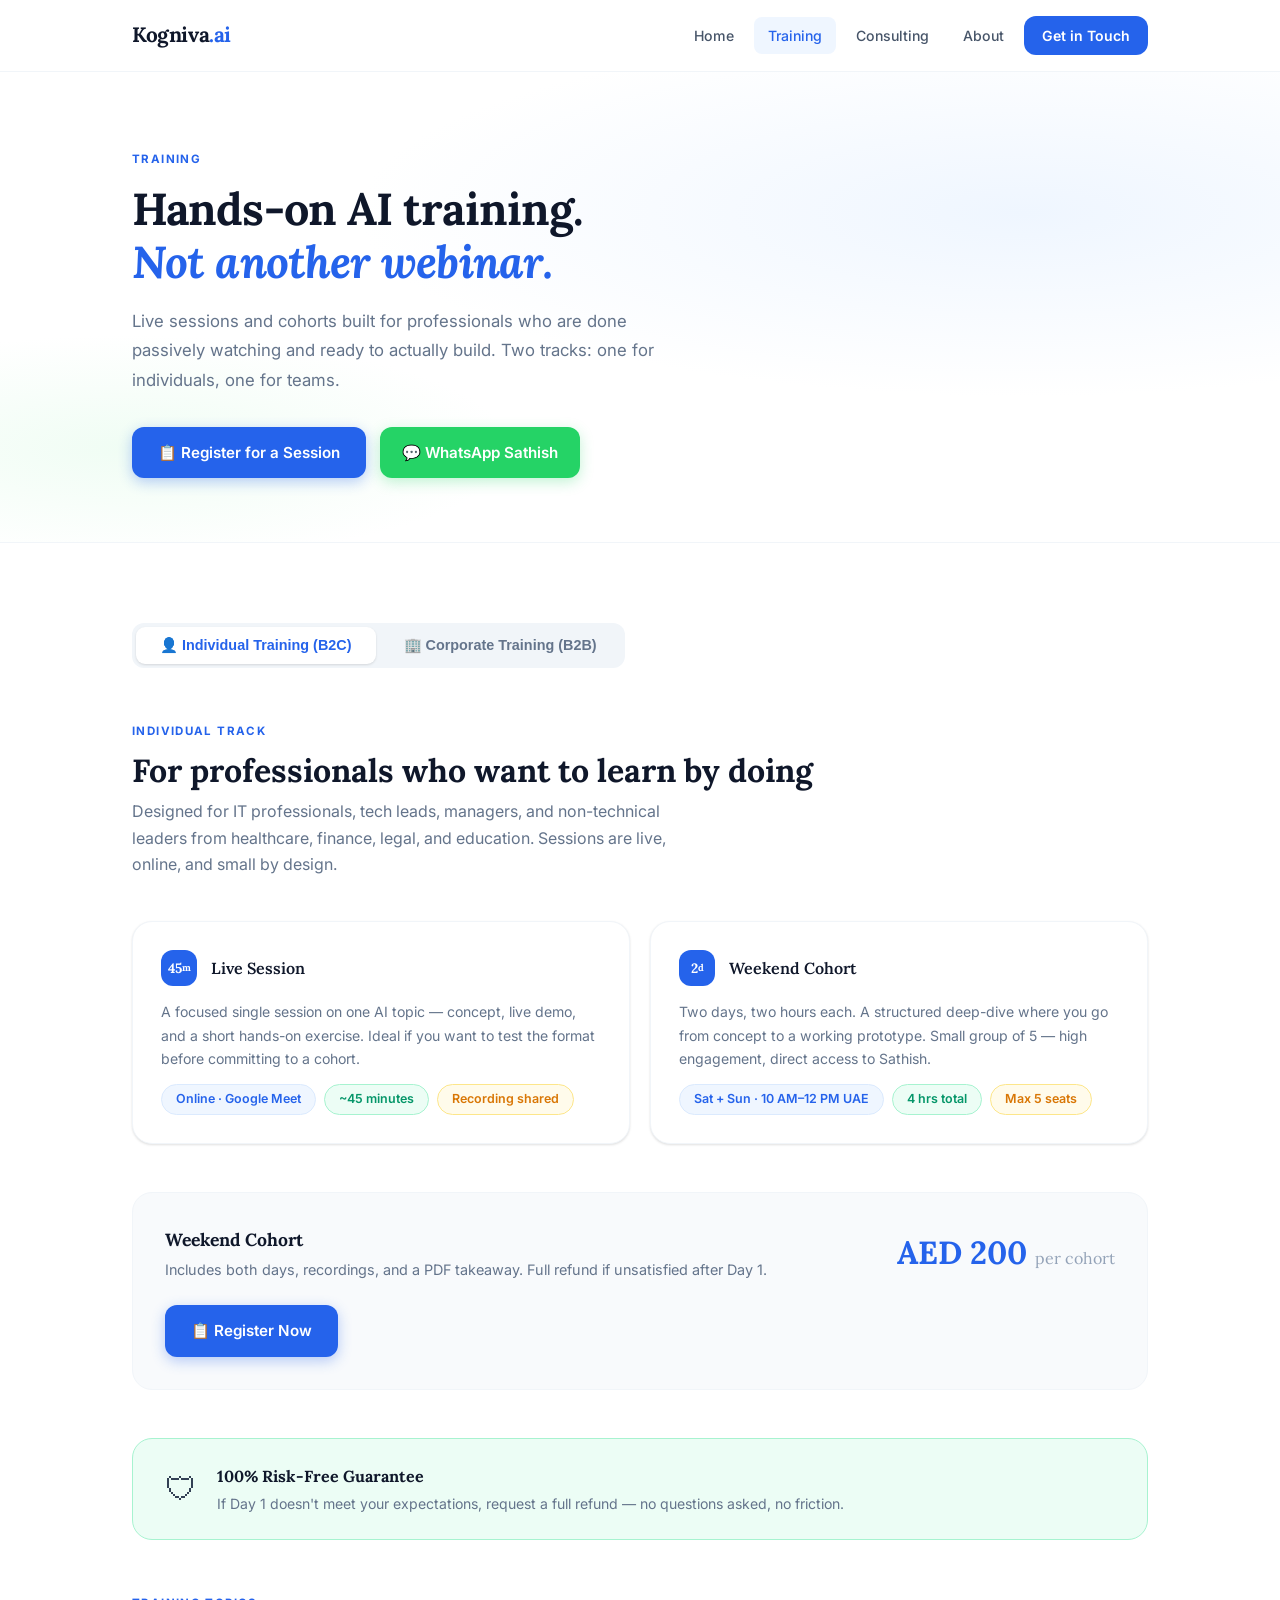
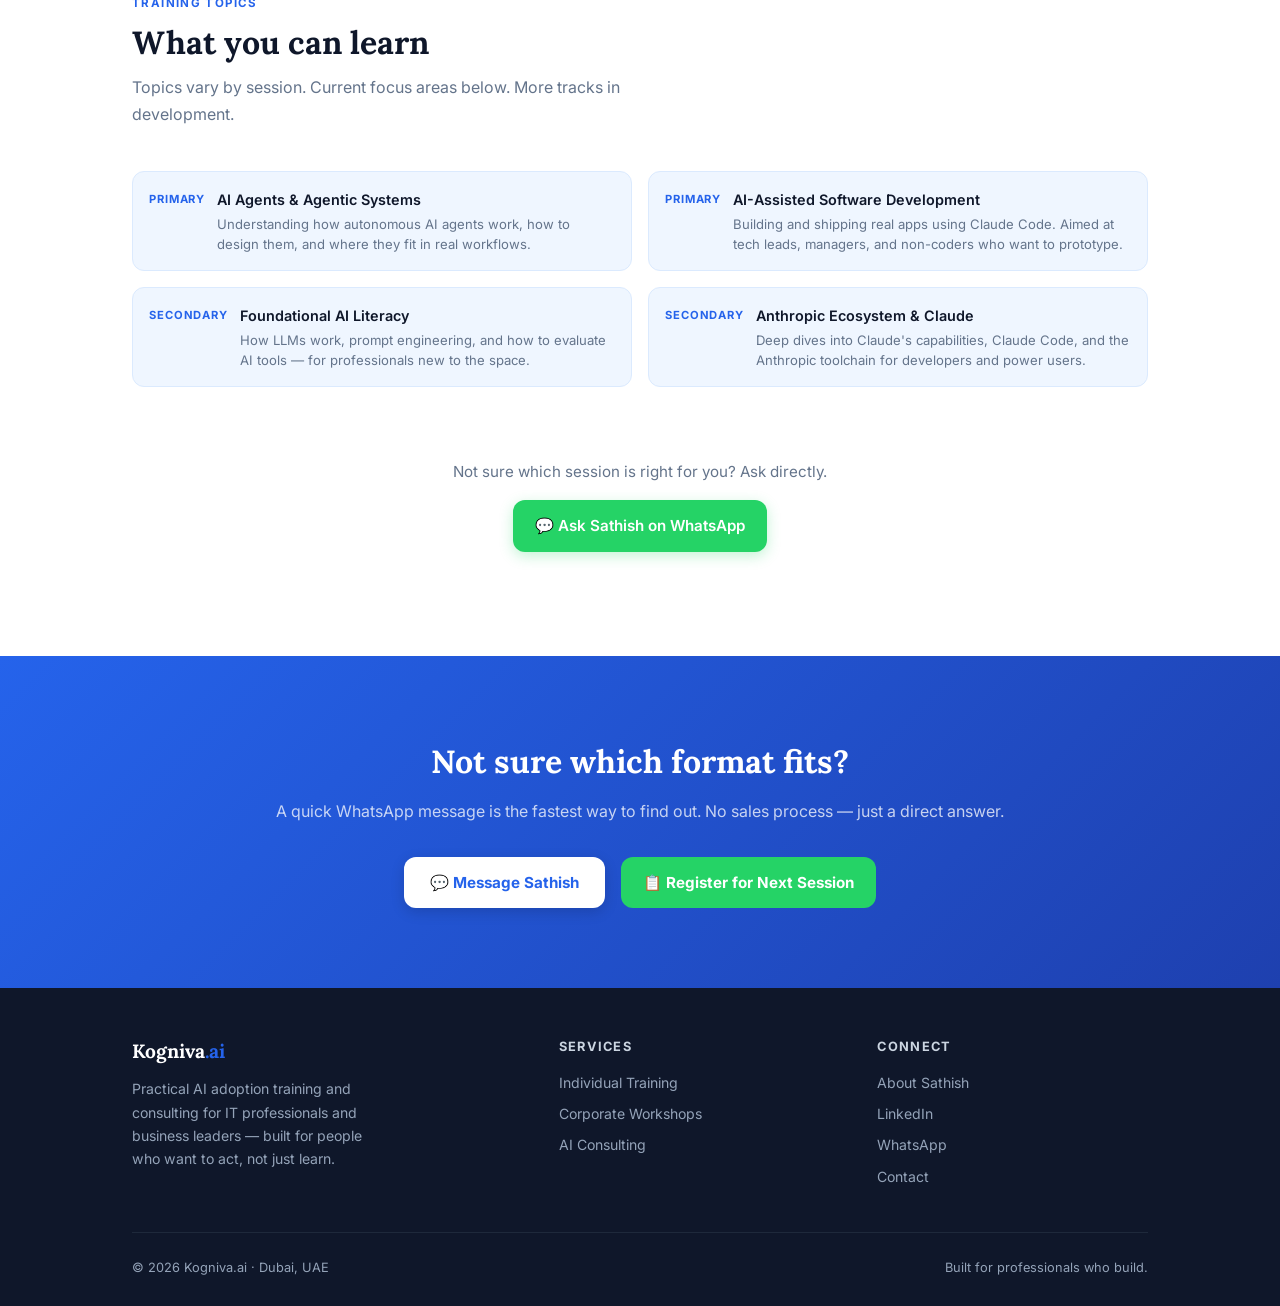
<file: training.html>
<!DOCTYPE html>
<html lang="en">
<head>
  <meta charset="UTF-8" />
  <meta name="viewport" content="width=device-width, initial-scale=1.0" />
  <title>Training — Kogniva.ai</title>
  <meta name="description" content="Hands-on AI training for individuals and corporate teams. Live sessions, weekend cohorts, and custom B2B workshops." />
  <link rel="stylesheet" href="styles.css" />
  <style>
    /* ── Tabs ── */
    .tabs { display: flex; gap: 4px; background: var(--slate-100); border-radius: var(--radius); padding: 4px; max-width: fit-content; margin-bottom: 48px; }
    .tab-btn {
      padding: 10px 24px; border-radius: 9px; border: none;
      font-size: .9rem; font-weight: 600; cursor: pointer;
      background: transparent; color: var(--slate-500);
      transition: all .2s;
    }
    .tab-btn.active { background: var(--white); color: var(--blue); box-shadow: var(--shadow-sm); }

    /* ── Track section ── */
    .track-section { display: none; }
    .track-section.active { display: block; }

    /* ── Format cards ── */
    .format-grid { display: grid; grid-template-columns: repeat(2, 1fr); gap: 20px; margin-bottom: 48px; }
    .format-card {
      background: var(--white); border: 1.5px solid var(--slate-100);
      border-radius: var(--radius-lg); padding: 28px;
      box-shadow: var(--shadow-sm); transition: transform .2s, box-shadow .2s;
    }
    .format-card:hover { transform: translateY(-3px); box-shadow: var(--shadow-md); }
    .format-card-header { display: flex; align-items: center; gap: 14px; margin-bottom: 14px; }
    .format-num {
      width: 36px; height: 36px; border-radius: var(--radius);
      background: var(--blue); color: var(--white);
      display: flex; align-items: center; justify-content: center;
      font-size: .85rem; font-weight: 700; font-family: var(--font-display);
      flex-shrink: 0;
    }
    .format-card h3 { font-family: var(--font-display); font-size: 1rem; font-weight: 600; color: var(--slate-900); }
    .format-card p { font-size: .88rem; color: var(--slate-500); line-height: 1.65; margin-bottom: 14px; }
    .format-meta { display: flex; gap: 8px; flex-wrap: wrap; }

    /* ── Topics ── */
    .topics-grid { display: grid; grid-template-columns: repeat(2, 1fr); gap: 16px; margin-bottom: 48px; }
    .topic-item {
      display: flex; gap: 12px; align-items: flex-start;
      padding: 16px; background: var(--blue-light);
      border: 1px solid var(--blue-mid); border-radius: var(--radius);
    }
    .topic-badge {
      font-size: .7rem; font-weight: 700; text-transform: uppercase;
      letter-spacing: .08em; color: var(--blue);
      white-space: nowrap; padding-top: 2px;
    }
    .topic-item h4 { font-size: .9rem; font-weight: 600; color: var(--slate-900); margin-bottom: 3px; }
    .topic-item p { font-size: .82rem; color: var(--slate-500); line-height: 1.5; }

    /* ── Pricing ── */
    .pricing-banner {
      background: var(--slate-50); border: 1.5px solid var(--slate-100);
      border-radius: var(--radius-lg); padding: 32px;
      display: flex; align-items: center; justify-content: space-between;
      gap: 24px; flex-wrap: wrap; margin-bottom: 48px;
    }
    .pricing-text h3 { font-family: var(--font-display); font-size: 1.1rem; font-weight: 700; color: var(--slate-900); margin-bottom: 4px; }
    .pricing-text p { font-size: .9rem; color: var(--slate-500); }
    .pricing-amount {
      font-family: var(--font-display);
      font-size: 2rem; font-weight: 700; color: var(--blue);
      white-space: nowrap;
    }
    .pricing-amount span { font-size: 1rem; font-weight: 400; color: var(--slate-400); }

    /* ── B2B specifics ── */
    .b2b-features { display: grid; grid-template-columns: repeat(3, 1fr); gap: 16px; margin-bottom: 48px; }
    .b2b-feature {
      text-align: center; padding: 24px 16px;
      background: var(--white); border: 1.5px solid var(--slate-100);
      border-radius: var(--radius); box-shadow: var(--shadow-sm);
    }
    .b2b-feature .icon { font-size: 1.8rem; margin-bottom: 10px; }
    .b2b-feature h4 { font-size: .9rem; font-weight: 600; color: var(--slate-900); margin-bottom: 6px; }
    .b2b-feature p { font-size: .82rem; color: var(--slate-500); line-height: 1.5; }

    /* ── Guarantee ── */
    .guarantee-bar {
      background: var(--green-bg); border: 1.5px solid var(--green-border);
      border-radius: var(--radius-lg); padding: 24px 32px;
      display: flex; align-items: center; gap: 20px; flex-wrap: wrap;
      margin-bottom: 48px;
    }
    .guarantee-bar .g-icon { font-size: 2rem; }
    .guarantee-bar h4 { font-family: var(--font-display); font-size: 1rem; font-weight: 700; color: var(--slate-900); margin-bottom: 3px; }
    .guarantee-bar p { font-size: .88rem; color: var(--slate-500); }

    @media (max-width: 640px) {
      .format-grid, .topics-grid, .b2b-features { grid-template-columns: 1fr; }
      .pricing-banner { flex-direction: column; align-items: flex-start; }
    }
  </style>
</head>
<body>

  <!-- NAV -->
  <nav class="site-nav">
    <div class="nav-inner">
      <a href="index.html" class="nav-logo">Kogniva<span>.ai</span></a>
      <div class="nav-links" id="navLinks">
        <a href="index.html">Home</a>
        <a href="training.html" class="active">Training</a>
        <a href="consulting.html">Consulting</a>
        <a href="about.html">About</a>
        <a href="contact.html" class="nav-cta">Get in Touch</a>
      </div>
      <button class="nav-toggle" id="navToggle" aria-label="Toggle menu">
        <svg viewBox="0 0 24 24" fill="none" stroke="currentColor" stroke-width="2" stroke-linecap="round">
          <line x1="3" y1="6" x2="21" y2="6"/><line x1="3" y1="12" x2="21" y2="12"/><line x1="3" y1="18" x2="21" y2="18"/>
        </svg>
      </button>
    </div>
  </nav>

  <!-- HERO -->
  <section class="page-hero">
    <div class="container">
      <span class="eyebrow page-hero-eyebrow">Training</span>
      <h1>Hands-on AI training.<br><em>Not another webinar.</em></h1>
      <p>Live sessions and cohorts built for professionals who are done passively watching and ready to actually build. Two tracks: one for individuals, one for teams.</p>
      <div class="page-hero-ctas">
        <a href="https://forms.gle/TeBTQEZjVdeLxhaQ9" class="btn-primary" target="_blank">📋 Register for a Session</a>
        <a href="https://wa.me/971585821482?text=Hello%20Sathish%2C%20I%27d%20like%20to%20discuss%20training" class="btn-whatsapp" target="_blank">💬 WhatsApp Sathish</a>
      </div>
    </div>
  </section>

  <div class="divider"></div>

  <!-- TRACK SELECTOR -->
  <section>
    <div class="container">
      <div class="tabs">
        <button class="tab-btn active" data-tab="b2c" id="tabB2C">👤 Individual Training (B2C)</button>
        <button class="tab-btn" data-tab="b2b" id="tabB2B">🏢 Corporate Training (B2B)</button>
      </div>

      <!-- B2C -->
      <div class="track-section active" id="b2c">
        <span class="eyebrow">Individual Track</span>
        <h2 class="section-title">For professionals who want to learn by doing</h2>
        <p class="section-sub">
          Designed for IT professionals, tech leads, managers, and non-technical leaders from healthcare, finance, legal, and education. Sessions are live, online, and small by design.
        </p>

        <div class="format-grid">
          <div class="format-card reveal">
            <div class="format-card-header">
              <div class="format-num">45<span style="font-size:.6rem">m</span></div>
              <h3>Live Session</h3>
            </div>
            <p>A focused single session on one AI topic — concept, live demo, and a short hands-on exercise. Ideal if you want to test the format before committing to a cohort.</p>
            <div class="format-meta">
              <span class="pill pill-blue">Online · Google Meet</span>
              <span class="pill pill-green">~45 minutes</span>
              <span class="pill pill-amber">Recording shared</span>
            </div>
          </div>

          <div class="format-card reveal">
            <div class="format-card-header">
              <div class="format-num">2<span style="font-size:.6rem">d</span></div>
              <h3>Weekend Cohort</h3>
            </div>
            <p>Two days, two hours each. A structured deep-dive where you go from concept to a working prototype. Small group of 5 — high engagement, direct access to Sathish.</p>
            <div class="format-meta">
              <span class="pill pill-blue">Sat + Sun · 10 AM–12 PM UAE</span>
              <span class="pill pill-green">4 hrs total</span>
              <span class="pill pill-amber">Max 5 seats</span>
            </div>
          </div>
        </div>

        <div class="pricing-banner reveal">
          <div class="pricing-text">
            <h3>Weekend Cohort</h3>
            <p>Includes both days, recordings, and a PDF takeaway. Full refund if unsatisfied after Day 1.</p>
          </div>
          <div class="pricing-amount">AED 200 <span>per cohort</span></div>
          <a href="https://forms.gle/TeBTQEZjVdeLxhaQ9" class="btn-primary" target="_blank">📋 Register Now</a>
        </div>

        <div class="guarantee-bar reveal">
          <div class="g-icon">🛡</div>
          <div>
            <h4>100% Risk-Free Guarantee</h4>
            <p>If Day 1 doesn't meet your expectations, request a full refund — no questions asked, no friction.</p>
          </div>
        </div>

        <span class="eyebrow">Training Topics</span>
        <h2 class="section-title" style="margin-bottom:12px;">What you can learn</h2>
        <p class="section-sub">Topics vary by session. Current focus areas below. More tracks in development.</p>
        <div class="topics-grid">
          <div class="topic-item reveal">
            <div class="topic-badge">Primary</div>
            <div>
              <h4>AI Agents &amp; Agentic Systems</h4>
              <p>Understanding how autonomous AI agents work, how to design them, and where they fit in real workflows.</p>
            </div>
          </div>
          <div class="topic-item reveal">
            <div class="topic-badge">Primary</div>
            <div>
              <h4>AI-Assisted Software Development</h4>
              <p>Building and shipping real apps using Claude Code. Aimed at tech leads, managers, and non-coders who want to prototype.</p>
            </div>
          </div>
          <div class="topic-item reveal">
            <div class="topic-badge">Secondary</div>
            <div>
              <h4>Foundational AI Literacy</h4>
              <p>How LLMs work, prompt engineering, and how to evaluate AI tools — for professionals new to the space.</p>
            </div>
          </div>
          <div class="topic-item reveal">
            <div class="topic-badge">Secondary</div>
            <div>
              <h4>Anthropic Ecosystem &amp; Claude</h4>
              <p>Deep dives into Claude's capabilities, Claude Code, and the Anthropic toolchain for developers and power users.</p>
            </div>
          </div>
        </div>

        <div style="text-align:center;padding:24px 0;">
          <p style="color:var(--slate-500);font-size:.95rem;margin-bottom:16px;">Not sure which session is right for you? Ask directly.</p>
          <a href="https://wa.me/971585821482?text=Hello%20Sathish%2C%20I%27d%20like%20help%20choosing%20the%20right%20training%20session" class="btn-whatsapp" target="_blank">💬 Ask Sathish on WhatsApp</a>
        </div>
      </div>

      <!-- B2B -->
      <div class="track-section" id="b2b">
        <span class="eyebrow">Corporate Track</span>
        <h2 class="section-title">AI training built around your team</h2>
        <p class="section-sub">
          Custom workshops for organisations in IT, healthcare, finance, legal, and education. Designed to match your team's current AI maturity and your organisation's goals.
        </p>

        <div class="b2b-features">
          <div class="b2b-feature reveal">
            <div class="icon">🎯</div>
            <h4>Custom scoped</h4>
            <p>Topics, depth, and exercises designed around your team's role and your industry context.</p>
          </div>
          <div class="b2b-feature reveal">
            <div class="icon">👥</div>
            <h4>Groups from 5 to 50</h4>
            <p>Small team sprint or a full-organisation rollout — both work. Format adapts accordingly.</p>
          </div>
          <div class="b2b-feature reveal">
            <div class="icon">🏭</div>
            <h4>Industry-aware</h4>
            <p>Examples, tools, and compliance considerations drawn from your sector — not generic use cases.</p>
          </div>
          <div class="b2b-feature reveal">
            <div class="icon">📦</div>
            <h4>Full takeaway pack</h4>
            <p>Session recordings, PDF resource packs, and exercises that teams can continue practising post-session.</p>
          </div>
          <div class="b2b-feature reveal">
            <div class="icon">📅</div>
            <h4>Flexible scheduling</h4>
            <p>Weekday or weekend delivery, live on Google Meet. Designed around your team's availability.</p>
          </div>
          <div class="b2b-feature reveal">
            <div class="icon">📈</div>
            <h4>Adoption-focused outcomes</h4>
            <p>Sessions end with practical next steps your team can implement — not just slides to file away.</p>
          </div>
        </div>

        <div class="pricing-banner reveal">
          <div class="pricing-text">
            <h3>Corporate Workshops</h3>
            <p>Pricing is based on team size, session length, and customisation required. Enquire for a scoped proposal.</p>
          </div>
          <div class="pricing-amount" style="font-size:1.4rem;color:var(--slate-700);">Pricing on request</div>
          <a href="https://wa.me/971585821482?text=Hello%20Sathish%2C%20I%27m%20interested%20in%20corporate%20AI%20training%20for%20my%20team" class="btn-primary" target="_blank">💬 Enquire Now</a>
        </div>

        <div style="text-align:center;padding:16px 0;">
          <p style="color:var(--slate-500);font-size:.9rem;margin-bottom:4px;">Prefer a quick conversation first?</p>
          <a href="https://wa.me/971585821482?text=Hello%20Sathish%2C%20I%27d%20like%20to%20discuss%20a%20corporate%20AI%20workshop%20for%20my%20team" class="btn-whatsapp" target="_blank" style="margin-top:12px;display:inline-flex;">💬 WhatsApp Sathish directly</a>
        </div>
      </div>
    </div>
  </section>

  <!-- CTA -->
  <section class="cta-strip">
    <div class="container">
      <h2>Not sure which format fits?</h2>
      <p>A quick WhatsApp message is the fastest way to find out. No sales process — just a direct answer.</p>
      <div class="cta-strip-btns">
        <a href="https://wa.me/971585821482?text=Hello%20Sathish%2C%20I%27d%20like%20to%20find%20the%20right%20training%20for%20me" class="btn-white" target="_blank">💬 Message Sathish</a>
        <a href="https://forms.gle/TeBTQEZjVdeLxhaQ9" class="btn-wa-white" target="_blank">📋 Register for Next Session</a>
      </div>
    </div>
  </section>

  <!-- FOOTER -->
  <footer class="site-footer">
    <div class="container">
      <div class="footer-inner">
        <div class="footer-brand">
          <div class="logo">Kogniva<span>.ai</span></div>
          <p>Practical AI adoption training and consulting for IT professionals and business leaders — built for people who want to act, not just learn.</p>
        </div>
        <div class="footer-col">
          <h4>Services</h4>
          <a href="training.html#b2c">Individual Training</a>
          <a href="training.html#b2b">Corporate Workshops</a>
          <a href="consulting.html">AI Consulting</a>
        </div>
        <div class="footer-col">
          <h4>Connect</h4>
          <a href="about.html">About Sathish</a>
          <a href="https://www.linkedin.com/in/sathish-genai-consultant" target="_blank">LinkedIn</a>
          <a href="https://wa.me/971585821482" target="_blank">WhatsApp</a>
          <a href="contact.html">Contact</a>
        </div>
      </div>
      <div class="footer-bottom">
        <span>© 2026 Kogniva.ai · Dubai, UAE</span>
        <span>Built for professionals who build.</span>
      </div>
    </div>
  </footer>

  <script>
    document.getElementById('navToggle').addEventListener('click', () => {
      document.getElementById('navLinks').classList.toggle('open');
    });

    // Hash-based tab routing
    function activateTab(tabId) {
      document.querySelectorAll('.tab-btn').forEach(b => b.classList.remove('active'));
      document.querySelectorAll('.track-section').forEach(s => s.classList.remove('active'));
      const btn = document.querySelector(`[data-tab="${tabId}"]`);
      const section = document.getElementById(tabId);
      if (btn && section) { btn.classList.add('active'); section.classList.add('active'); }
    }
    document.querySelectorAll('.tab-btn').forEach(btn => {
      btn.addEventListener('click', () => {
        activateTab(btn.dataset.tab);
        history.pushState(null, '', '#' + btn.dataset.tab);
      });
    });
    const hash = window.location.hash.replace('#', '');
    if (hash === 'b2c' || hash === 'b2b') activateTab(hash);

    // Reveal
    const observer = new IntersectionObserver(entries => {
      entries.forEach(e => { if (e.isIntersecting) { e.target.classList.add('visible'); observer.unobserve(e.target); }});
    }, { threshold: 0.08 });
    document.querySelectorAll('.reveal').forEach(el => observer.observe(el));
  </script>
</body>
</html>
</file>
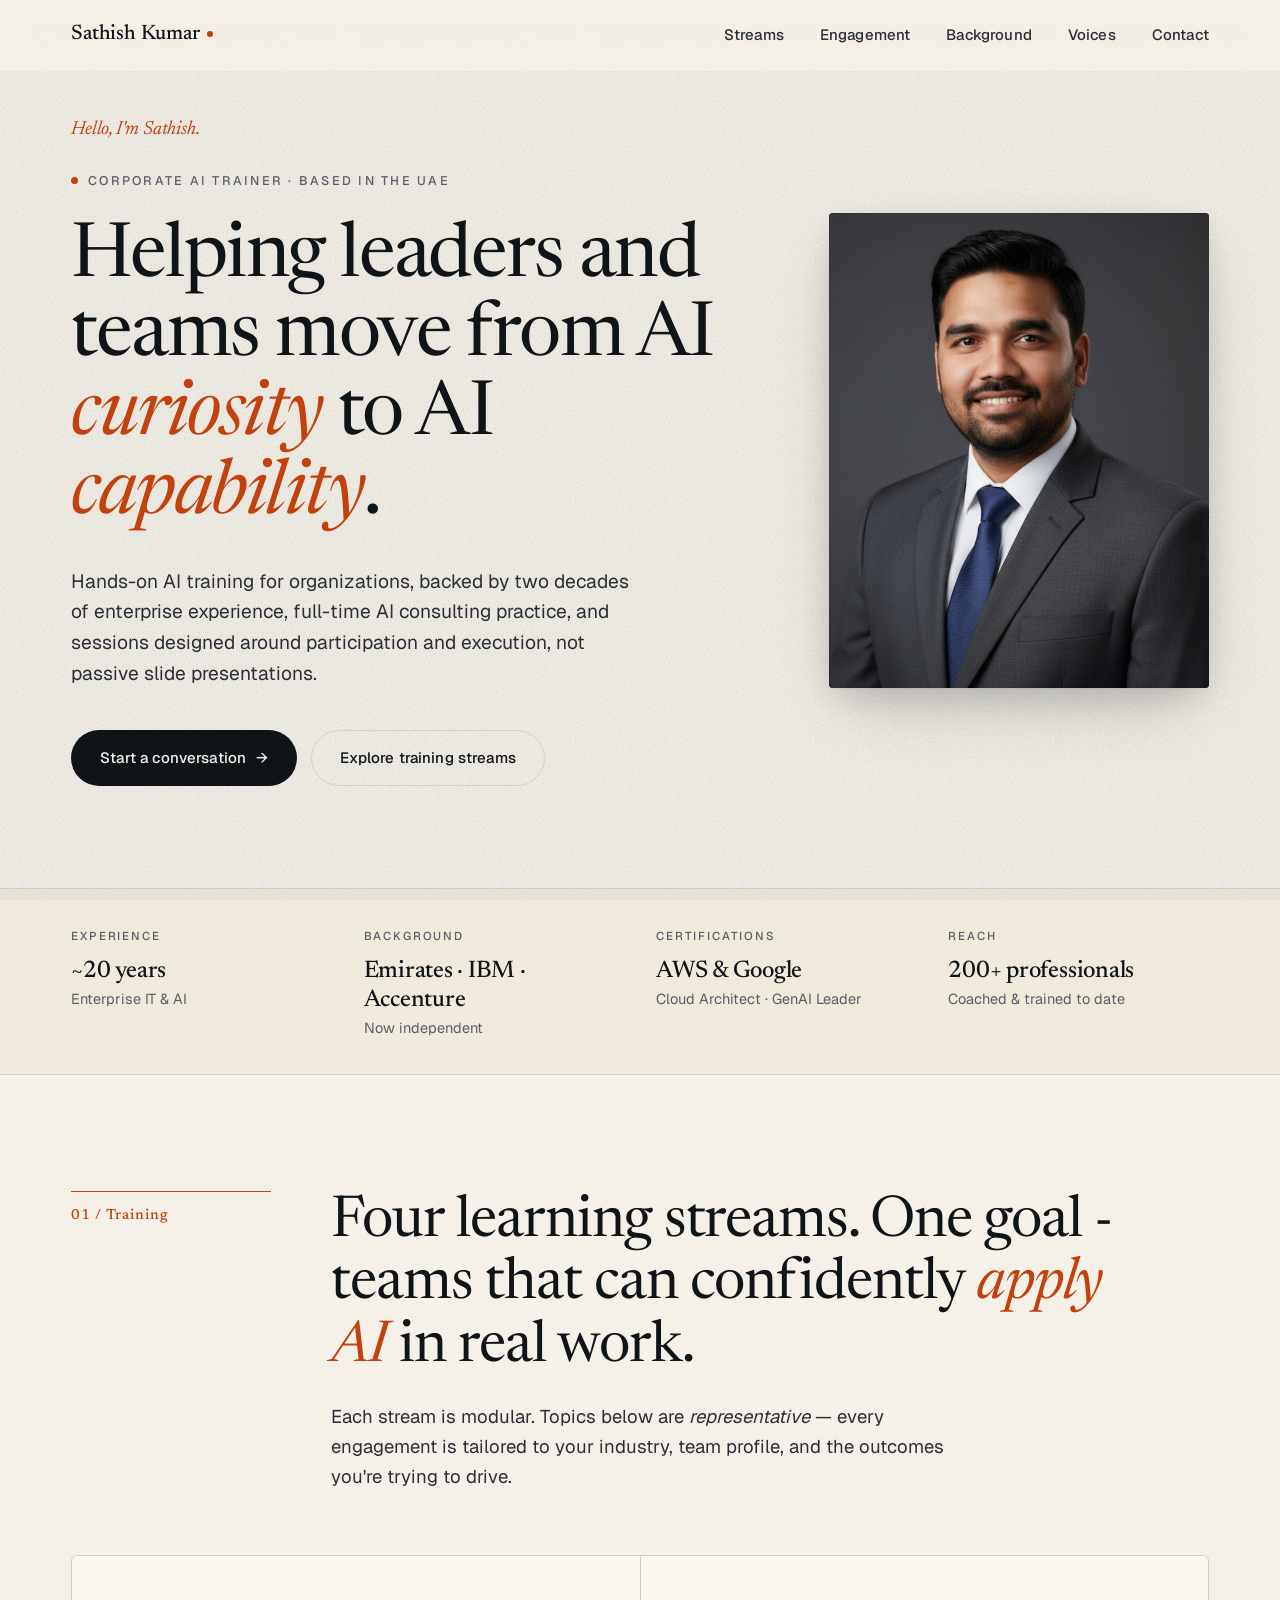
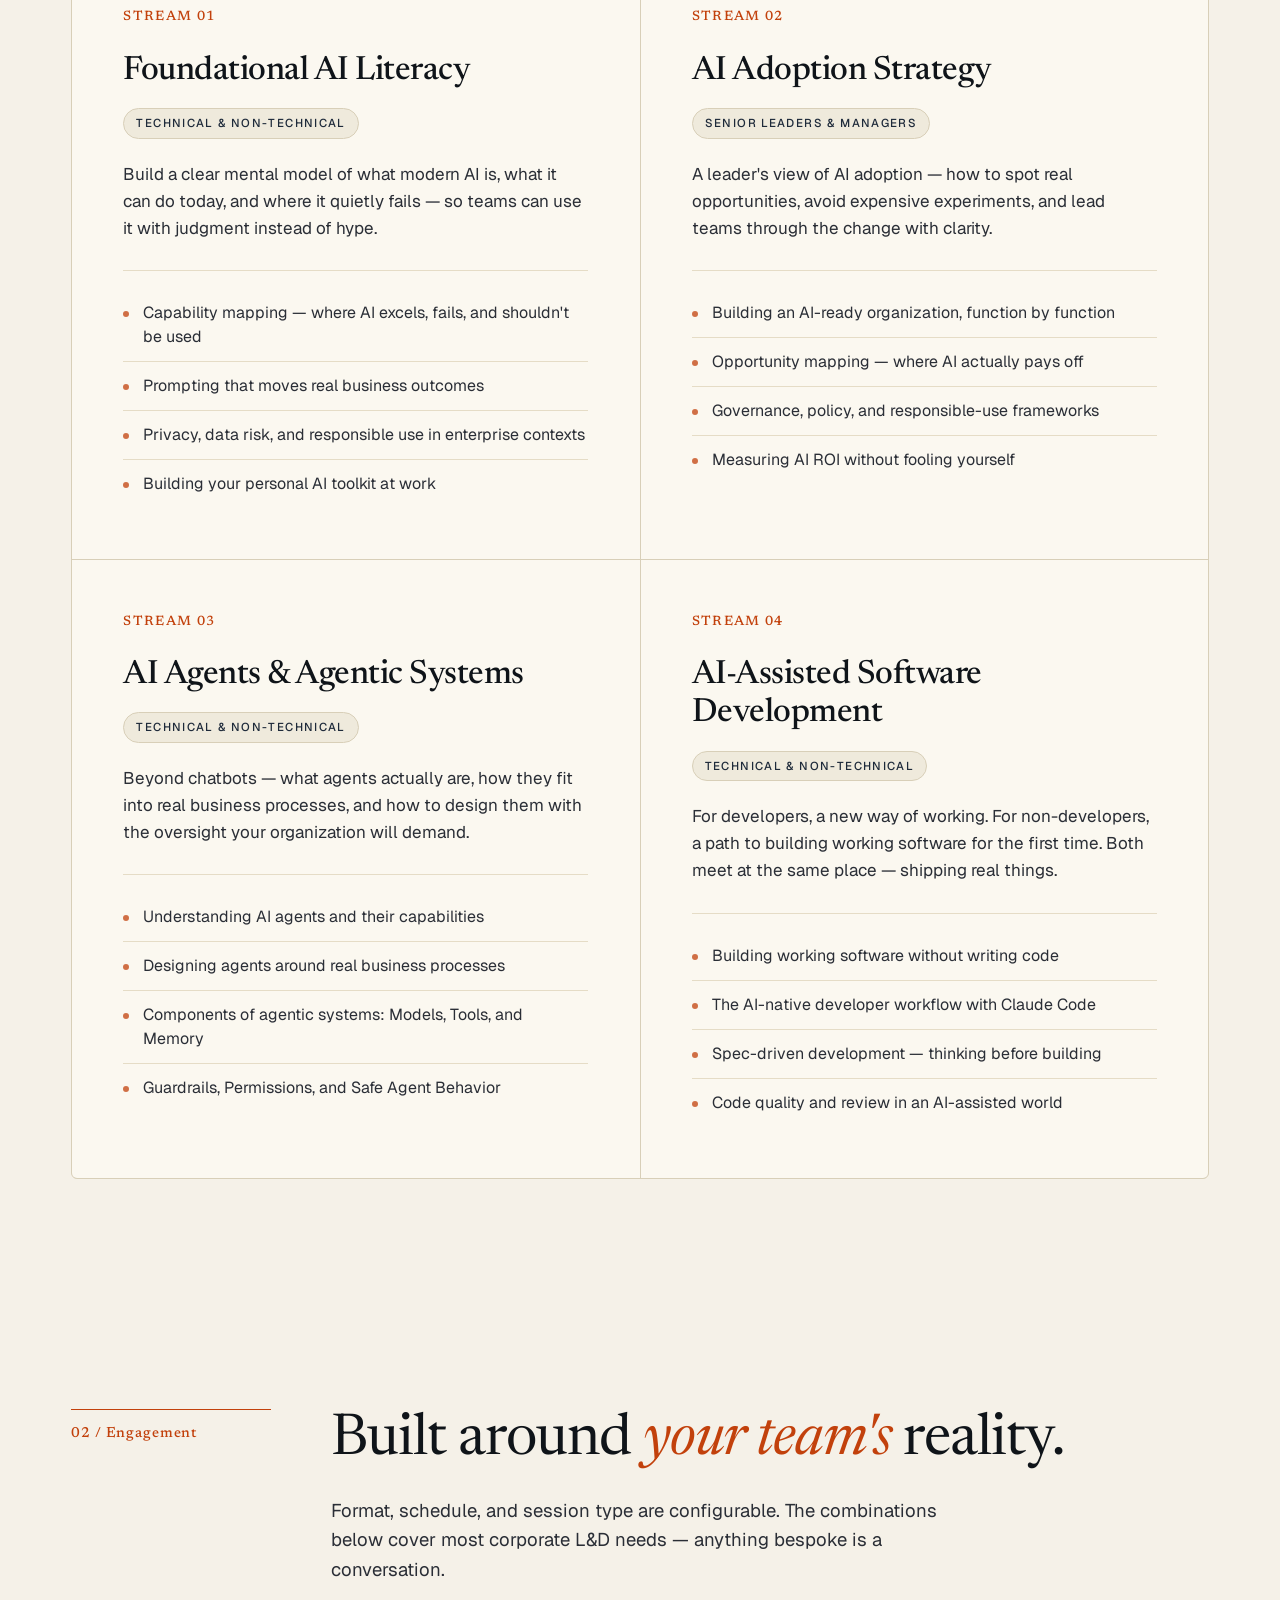
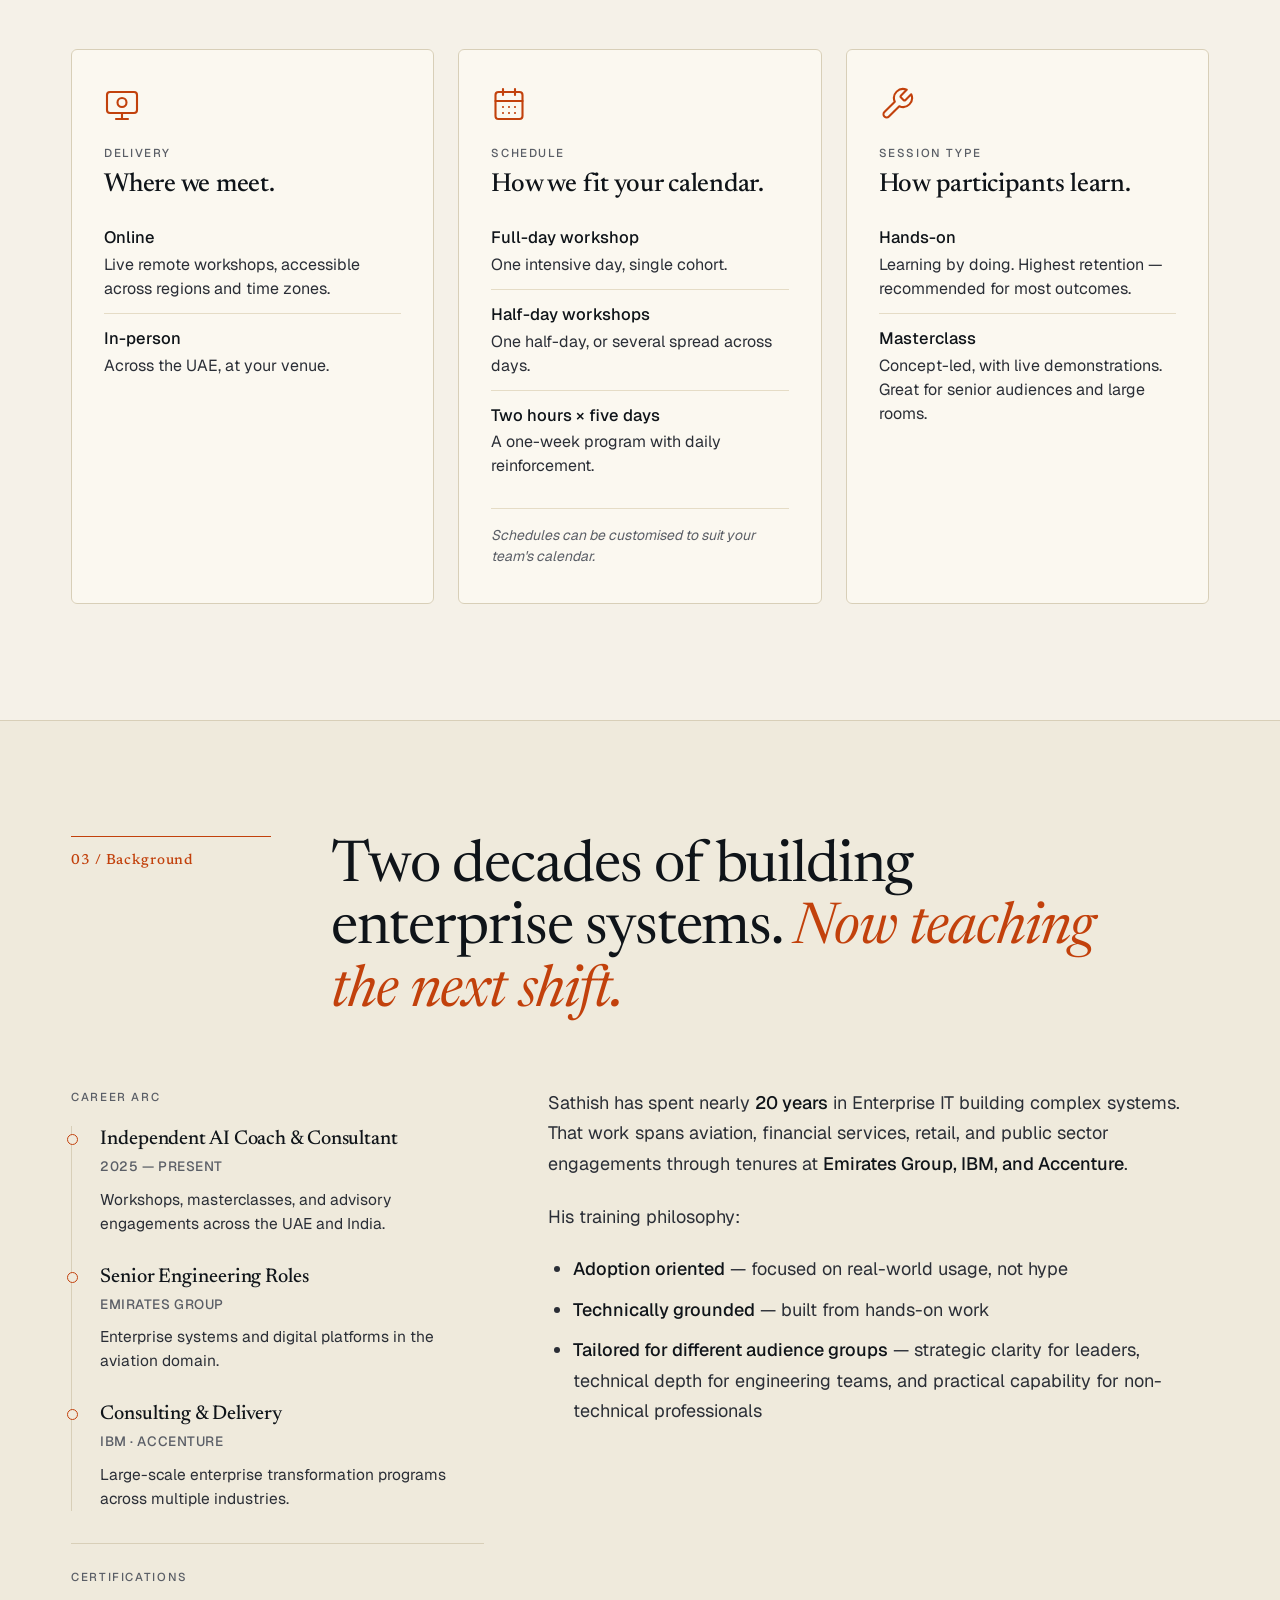
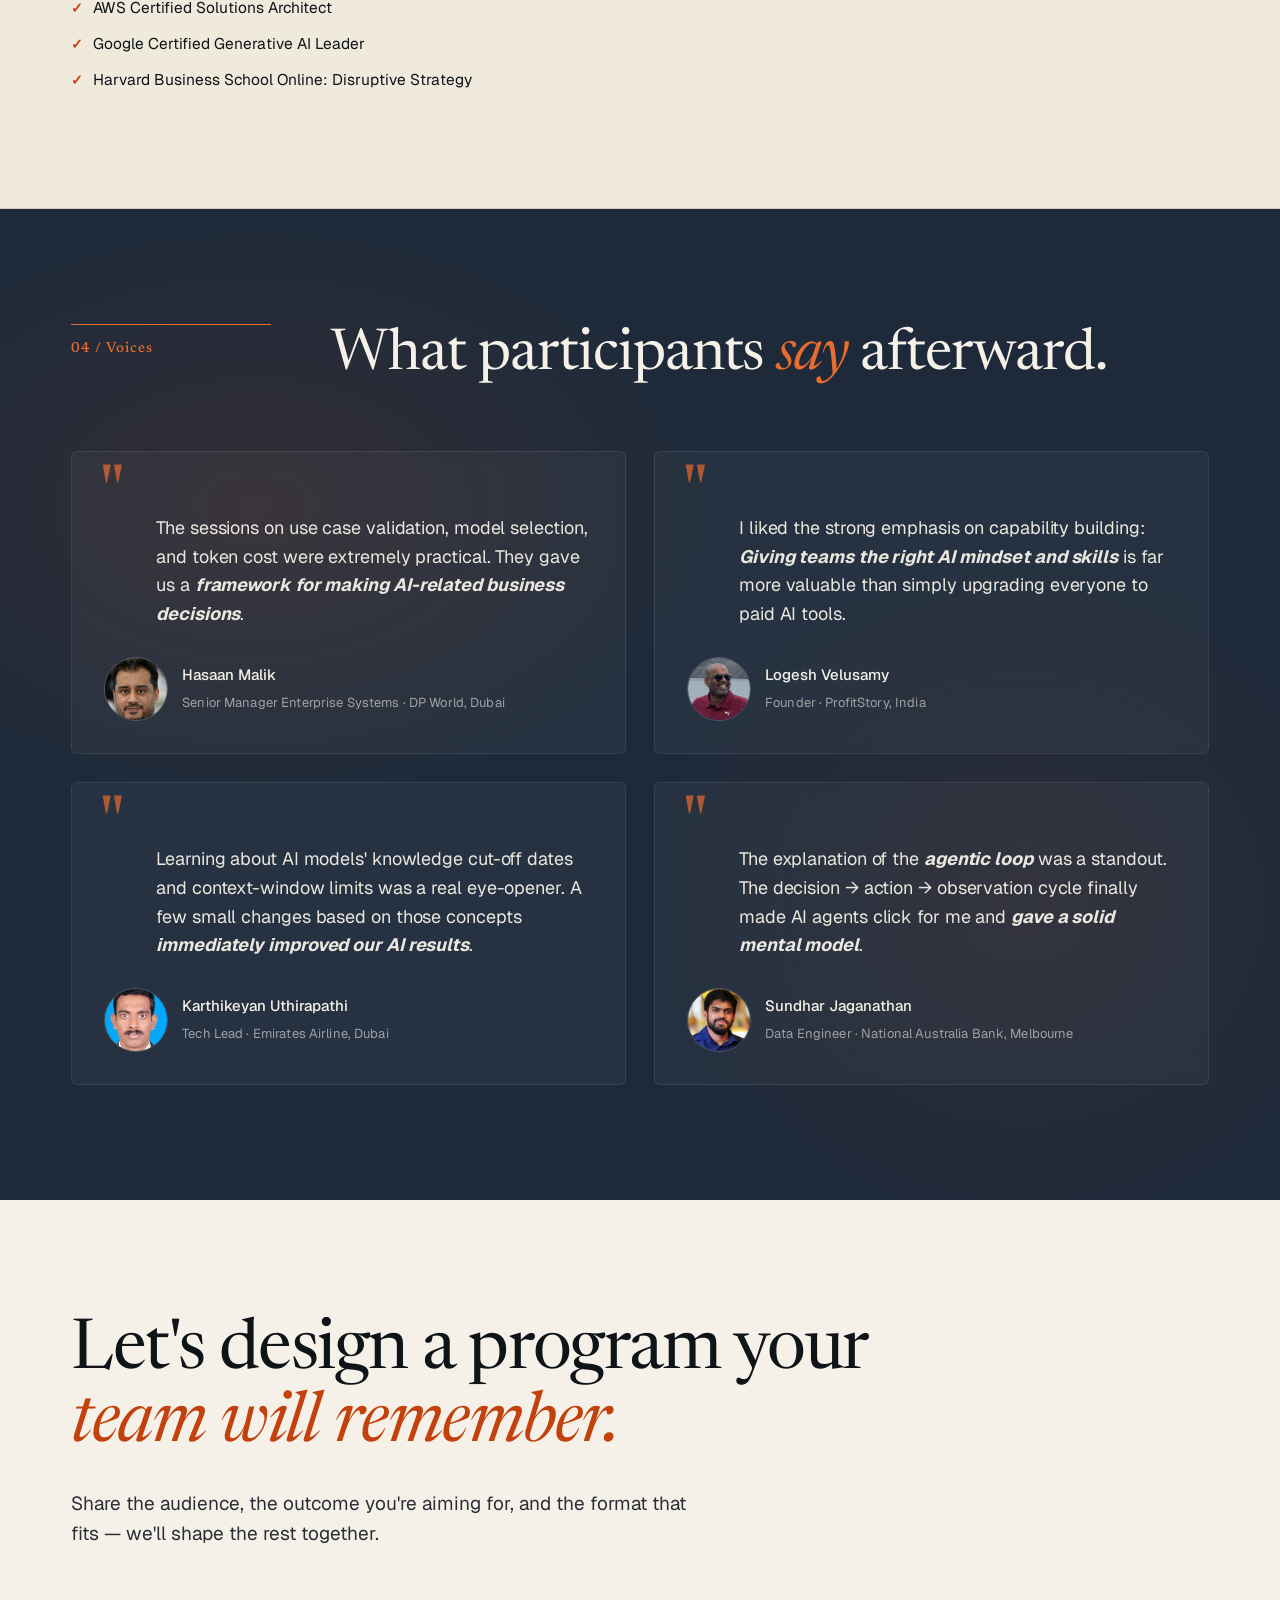
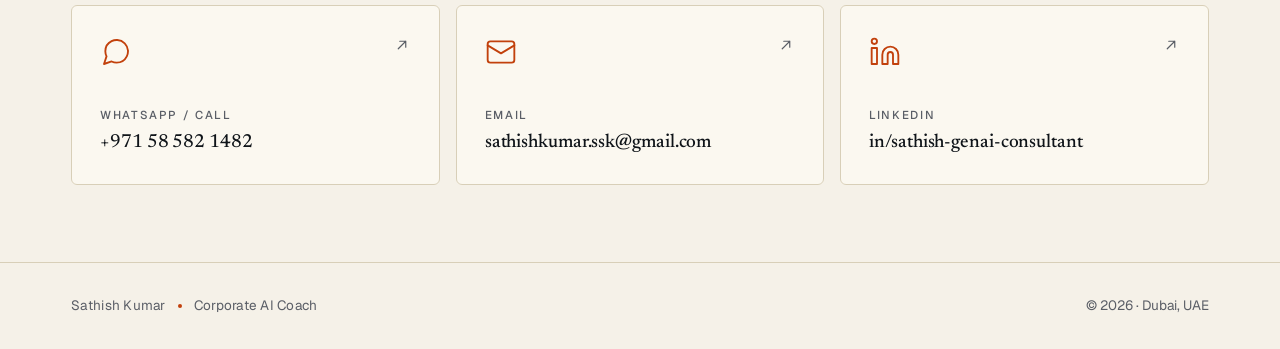
<file: profile/sathish.html>
<!DOCTYPE html>
<html lang="en">
<head>
<meta charset="UTF-8">
<meta name="viewport" content="width=device-width, initial-scale=1.0">
<title>Sathish Kumar — Corporate AI Coach</title>
<meta name="description" content="Helping leaders and teams across the UAE move from AI curiosity to AI capability. Four training streams. Workshops, masterclasses, and coaching engagements.">

<link rel="preconnect" href="https://fonts.googleapis.com">
<link rel="preconnect" href="https://fonts.gstatic.com" crossorigin>
<link href="https://fonts.googleapis.com/css2?family=Newsreader:ital,opsz,wght@0,6..72,300;0,6..72,400;0,6..72,500;0,6..72,600;0,6..72,700;1,6..72,300;1,6..72,400;1,6..72,500&family=Geist:wght@300;400;500;600;700&display=swap" rel="stylesheet">

<style>
  :root {
    --bg: #F5F1E8;
    --bg-warm: #EFEADC;
    --ink: #0F1419;
    --ink-soft: #2A2E36;
    --ink-muted: #5A5E66;
    --slate: #1E2A3A;
    --slate-soft: #38465A;
    --accent: #C2410C;
    --accent-soft: #E76C2F;
    --line: #D8CFB8;
    --line-soft: #E5DCC6;
    --paper: #FBF8F0;

    --serif: 'Newsreader', 'Times New Roman', Georgia, serif;
    --sans: 'Geist', -apple-system, BlinkMacSystemFont, 'Segoe UI', sans-serif;

    --container: 1240px;
    --gutter: clamp(20px, 4vw, 56px);
  }

  * { margin: 0; padding: 0; box-sizing: border-box; }

  html { scroll-behavior: smooth; }

  body {
    background: var(--bg);
    color: var(--ink);
    font-family: var(--sans);
    font-size: 18px;
    line-height: 1.6;
    font-weight: 400;
    -webkit-font-smoothing: antialiased;
    -moz-osx-font-smoothing: grayscale;
    overflow-x: hidden;
    position: relative;
  }

  /* Subtle paper grain overlay */
  body::before {
    content: '';
    position: fixed;
    inset: 0;
    pointer-events: none;
    z-index: 1;
    opacity: 0.35;
    background-image: url("data:image/svg+xml,%3Csvg xmlns='http://www.w3.org/2000/svg' width='240' height='240'%3E%3Cfilter id='n'%3E%3CfeTurbulence type='fractalNoise' baseFrequency='0.85' numOctaves='2' stitchTiles='stitch'/%3E%3CfeColorMatrix values='0 0 0 0 0.1 0 0 0 0 0.08 0 0 0 0 0.05 0 0 0 0 0.08 0'/%3E%3C/filter%3E%3Crect width='100%25' height='100%25' filter='url(%23n)'/%3E%3C/svg%3E");
  }

  .container {
    max-width: var(--container);
    margin: 0 auto;
    padding: 0 var(--gutter);
    position: relative;
    z-index: 2;
  }

  /* ===== Navigation ===== */
  nav.top {
    position: sticky;
    top: 0;
    z-index: 100;
    background: rgba(245, 241, 232, 0.88);
    backdrop-filter: saturate(180%) blur(14px);
    -webkit-backdrop-filter: saturate(180%) blur(14px);
    border-bottom: 1px solid transparent;
    transition: border-color 0.3s ease;
  }
  nav.top.scrolled { border-bottom-color: var(--line); }
  nav.top .inner {
    max-width: var(--container);
    margin: 0 auto;
    padding: 18px var(--gutter);
    display: flex;
    align-items: center;
    justify-content: space-between;
  }
  nav.top .brand {
    font-family: var(--serif);
    font-size: 21px;
    font-weight: 500;
    letter-spacing: -0.01em;
    color: var(--ink);
    text-decoration: none;
    display: flex;
    align-items: baseline;
    gap: 8px;
  }
  nav.top .brand .dot {
    display: inline-block;
    width: 6px;
    height: 6px;
    border-radius: 50%;
    background: var(--accent);
    transform: translateY(-2px);
  }
  nav.top .links {
    display: flex;
    gap: 36px;
    list-style: none;
  }
  nav.top .links a {
    color: var(--ink-soft);
    text-decoration: none;
    font-size: 15px;
    font-weight: 500;
    letter-spacing: 0.01em;
    transition: color 0.2s ease;
    position: relative;
  }
  nav.top .links a:hover { color: var(--accent); }
  nav.top .links a::after {
    content: '';
    position: absolute;
    left: 0; right: 0; bottom: -6px;
    height: 1px;
    background: var(--accent);
    transform: scaleX(0);
    transform-origin: left;
    transition: transform 0.3s ease;
  }
  nav.top .links a:hover::after { transform: scaleX(1); }

  /* ===== Hamburger (mobile only) ===== */
  .nav-toggle {
    display: none;
    flex-direction: column;
    justify-content: center;
    gap: 5px;
    background: none;
    border: none;
    cursor: pointer;
    padding: 4px;
    z-index: 110;
  }
  .nav-toggle span {
    display: block;
    width: 24px;
    height: 2px;
    background: var(--ink);
    border-radius: 2px;
    transition: transform 0.3s ease, opacity 0.3s ease;
    transform-origin: center;
  }
  /* Animate to X when open */
  nav.top.menu-open .nav-toggle span:nth-child(1) { transform: translateY(7px) rotate(45deg); }
  nav.top.menu-open .nav-toggle span:nth-child(2) { opacity: 0; transform: scaleX(0); }
  nav.top.menu-open .nav-toggle span:nth-child(3) { transform: translateY(-7px) rotate(-45deg); }

  @media (max-width: 720px) {
    nav.top .links { display: none; }
    .nav-toggle { display: flex; }

    /* Mobile dropdown */
    nav.top.menu-open .links {
      display: flex;
      flex-direction: column;
      gap: 0;
      position: fixed;
      top: var(--nav-height, 61px);
      left: 0;
      right: 0;
      background: rgba(245, 241, 232, 0.97);
      backdrop-filter: saturate(180%) blur(14px);
      -webkit-backdrop-filter: saturate(180%) blur(14px);
      border-bottom: 1px solid var(--line);
      padding: 12px 0 16px;
      z-index: 100;
    }
    nav.top.menu-open .links li { width: 100%; }
    nav.top.menu-open .links a {
      display: block;
      padding: 13px var(--gutter);
      font-size: 16px;
      text-align: right;
    }
    nav.top.menu-open .links a::after { display: none; }
  }

  /* ===== Hero ===== */
  section.hero {
    padding: clamp(28px, 3.5vw, 52px) 0 clamp(64px, 8vw, 120px);
    position: relative;
  }
  .hero-grid {
    display: grid;
    grid-template-columns: 1.55fr 1fr;
    gap: clamp(40px, 6vw, 80px);
    align-items: center;
  }
  @media (max-width: 900px) {
    .hero-grid { grid-template-columns: 1fr; gap: 44px; }
  }

  .welcome {
    font-family: var(--serif);
    font-style: italic;
    font-size: clamp(17px, 1.5vw, 20px);
    color: var(--accent);
    margin-bottom: 18px;
    font-weight: 400;
    letter-spacing: -0.01em;
  }

  .eyebrow {
    display: inline-flex;
    align-items: center;
    gap: 10px;
    font-size: 12.5px;
    font-weight: 500;
    letter-spacing: 0.18em;
    text-transform: uppercase;
    color: var(--ink-muted);
    margin-bottom: 28px;
  }
  .eyebrow .pulse {
    width: 7px; height: 7px; border-radius: 50%;
    background: var(--accent);
    position: relative;
  }
  .eyebrow .pulse::after {
    content: '';
    position: absolute;
    inset: -3px;
    border-radius: 50%;
    border: 1.5px solid var(--accent);
    opacity: 0;
    animation: pulse 2.4s ease-out infinite;
  }
  @keyframes pulse {
    0% { transform: scale(0.8); opacity: 0.8; }
    100% { transform: scale(2.2); opacity: 0; }
  }

  h1.hero-title {
    font-family: var(--serif);
    font-variation-settings: "opsz" 60;
    font-weight: 400;
    font-size: clamp(40px, 6.2vw, 76px);
    line-height: 1.04;
    letter-spacing: -0.02em;
    color: var(--ink);
    margin-bottom: 32px;
  }
  h1.hero-title em {
    font-style: italic;
    color: var(--accent);
    font-weight: 400;
  }

  .hero-lede {
    font-size: clamp(18px, 1.5vw, 21px);
    color: var(--ink-soft);
    max-width: 580px;
    line-height: 1.6;
    margin-bottom: 40px;
  }

  .hero-cta {
    display: flex;
    gap: 14px;
    flex-wrap: wrap;
  }
  .btn {
    display: inline-flex;
    align-items: center;
    gap: 10px;
    padding: 15px 28px;
    border-radius: 999px;
    font-size: 15px;
    font-weight: 500;
    letter-spacing: 0.01em;
    text-decoration: none;
    transition: all 0.25s ease;
    border: 1px solid transparent;
    cursor: pointer;
    font-family: var(--sans);
  }
  .btn.primary {
    background: var(--ink);
    color: var(--bg);
  }
  .btn.primary:hover {
    background: var(--accent);
    transform: translateY(-1px);
  }
  .btn.ghost {
    border-color: var(--line);
    color: var(--ink);
    background: transparent;
  }
  .btn.ghost:hover {
    border-color: var(--ink);
    background: var(--paper);
  }
  .btn .arrow {
    transition: transform 0.25s ease;
  }
  .btn:hover .arrow { transform: translateX(3px); }

  /* Hero photo */
  .hero-photo-wrap {
    max-width: 380px;
    margin: 0 0 0 auto;
    width: 100%;
  }
  @media (max-width: 900px) {
    .hero-photo-wrap { margin: 0 auto; max-width: 320px; }
  }
  .hero-photo {
    position: relative;
    aspect-ratio: 4 / 5;
    border-radius: 4px;
    overflow: hidden;
    background: var(--slate);
    box-shadow:
      0 1px 2px rgba(15, 20, 25, 0.04),
      0 12px 36px -8px rgba(15, 20, 25, 0.18),
      0 28px 70px -20px rgba(15, 20, 25, 0.2);
  }
  .hero-photo img {
    width: 100%;
    height: 100%;
    object-fit: cover;
    object-position: center 18%;
    display: block;
  }
  .hero-photo::after {
    content: '';
    position: absolute;
    inset: 0;
    background: linear-gradient(180deg, transparent 60%, rgba(15, 20, 25, 0.18) 100%);
    pointer-events: none;
  }
  .photo-tag {
    position: absolute;
    left: -14px;
    bottom: 30px;
    background: var(--bg);
    border: 1px solid var(--line);
    padding: 9px 16px;
    font-size: 11.5px;
    font-weight: 500;
    letter-spacing: 0.06em;
    text-transform: uppercase;
    color: var(--ink-soft);
    border-radius: 4px;
    z-index: 3;
  }
  .photo-tag .dash { color: var(--accent); margin: 0 8px; }

  /* ===== Credibility band ===== */
  section.cred {
    border-top: 1px solid var(--line);
    border-bottom: 1px solid var(--line);
    padding: 38px 0;
    background: var(--bg-warm);
  }
  .cred-grid {
    display: grid;
    grid-template-columns: repeat(4, 1fr);
    gap: 32px;
  }
  @media (max-width: 900px) {
    .cred-grid { grid-template-columns: repeat(2, 1fr); gap: 28px; }
  }
  .cred-item .label {
    font-size: 11.5px;
    font-weight: 500;
    letter-spacing: 0.16em;
    text-transform: uppercase;
    color: var(--ink-muted);
    margin-bottom: 12px;
  }
  .cred-item .value {
    font-family: var(--serif);
    font-size: 24px;
    font-weight: 500;
    letter-spacing: -0.01em;
    color: var(--ink);
    line-height: 1.2;
  }
  .cred-item .value small {
    font-family: var(--sans);
    font-size: 14.5px;
    font-weight: 400;
    color: var(--ink-muted);
    display: block;
    margin-top: 4px;
    letter-spacing: 0;
  }

  /* ===== Section base ===== */
  section.block {
    padding: clamp(72px, 9vw, 130px) 0;
    position: relative;
  }
  .section-header {
    display: grid;
    grid-template-columns: 200px 1fr;
    gap: 60px;
    margin-bottom: 64px;
    align-items: start;
  }
  @media (max-width: 900px) {
    .section-header { grid-template-columns: 1fr; gap: 20px; margin-bottom: 48px; }
  }
  .section-num {
    font-family: var(--serif);
    font-size: 14.5px;
    font-weight: 500;
    letter-spacing: 0.06em;
    color: var(--accent);
    padding-top: 12px;
    border-top: 1px solid var(--accent);
    display: inline-block;
    min-width: 80px;
  }
  .section-title {
    font-family: var(--serif);
    font-variation-settings: "opsz" 48;
    font-weight: 400;
    font-size: clamp(34px, 4.8vw, 58px);
    line-height: 1.08;
    letter-spacing: -0.018em;
    color: var(--ink);
    max-width: 800px;
  }
  .section-title em {
    font-style: italic;
    color: var(--accent);
  }
  .section-lede {
    font-size: 18.5px;
    color: var(--ink-soft);
    max-width: 650px;
    margin-top: 24px;
    line-height: 1.6;
  }

  /* ===== Streams ===== */
  .streams-grid {
    display: grid;
    grid-template-columns: 1fr 1fr;
    gap: 1px;
    background: var(--line);
    border: 1px solid var(--line);
    border-radius: 6px;
    overflow: hidden;
  }
  @media (max-width: 900px) {
    .streams-grid { grid-template-columns: 1fr; }
  }
  .stream {
    background: var(--paper);
    padding: clamp(30px, 4vw, 52px);
    position: relative;
    transition: background 0.3s ease;
  }
  .stream:hover { background: var(--bg-warm); }
  .stream-num {
    font-family: var(--serif);
    font-size: 13.5px;
    font-weight: 500;
    letter-spacing: 0.1em;
    color: var(--accent);
    margin-bottom: 24px;
  }
  .stream-title {
    font-family: var(--serif);
    font-variation-settings: "opsz" 36;
    font-size: clamp(26px, 2.6vw, 34px);
    font-weight: 500;
    letter-spacing: -0.015em;
    line-height: 1.15;
    margin-bottom: 16px;
    color: var(--ink);
  }
  .stream-audience {
    display: inline-block;
    font-size: 11.5px;
    font-weight: 500;
    letter-spacing: 0.12em;
    text-transform: uppercase;
    color: var(--slate);
    background: var(--bg-warm);
    border: 1px solid var(--line);
    padding: 5px 12px;
    border-radius: 99px;
    margin-bottom: 22px;
  }
  .stream:hover .stream-audience { background: var(--paper); }
  .stream-desc {
    color: var(--ink-soft);
    font-size: 17px;
    line-height: 1.6;
    margin-bottom: 28px;
    max-width: 480px;
  }
  .stream-topics {
    list-style: none;
    border-top: 1px solid var(--line-soft);
    padding-top: 18px;
  }
  .stream-topics li {
    padding: 12px 0;
    border-bottom: 1px solid var(--line-soft);
    font-size: 16px;
    color: var(--ink-soft);
    display: flex;
    align-items: flex-start;
    gap: 14px;
    line-height: 1.5;
  }
  .stream-topics li:last-child { border-bottom: none; }
  .stream-topics li::before {
    content: '';
    flex: 0 0 6px;
    width: 6px;
    height: 6px;
    border-radius: 50%;
    background: var(--accent);
    opacity: 0.75;
    margin-top: 10px;
  }

  /* ===== Engagement ===== */
  .engage-grid {
    display: grid;
    grid-template-columns: repeat(3, 1fr);
    gap: 24px;
  }
  @media (max-width: 900px) {
    .engage-grid { grid-template-columns: 1fr; }
  }
  .engage-card {
    background: var(--paper);
    border: 1px solid var(--line);
    border-radius: 6px;
    padding: 36px 32px;
    transition: transform 0.3s ease, box-shadow 0.3s ease;
    display: flex;
    flex-direction: column;
  }
  .engage-card:hover {
    transform: translateY(-3px);
    box-shadow: 0 10px 30px -10px rgba(15, 20, 25, 0.12);
  }
  .engage-icon {
    width: 36px; height: 36px;
    margin-bottom: 22px;
    color: var(--accent);
  }
  .engage-label {
    font-size: 11.5px;
    font-weight: 500;
    letter-spacing: 0.14em;
    text-transform: uppercase;
    color: var(--ink-muted);
    margin-bottom: 8px;
  }
  .engage-title {
    font-family: var(--serif);
    font-size: 26px;
    font-weight: 500;
    letter-spacing: -0.01em;
    color: var(--ink);
    margin-bottom: 20px;
    line-height: 1.2;
  }
  .engage-list {
    list-style: none;
  }
  .engage-list li {
    padding: 12px 0;
    border-top: 1px solid var(--line-soft);
    font-size: 16px;
    color: var(--ink-soft);
    line-height: 1.5;
  }
  .engage-list li:first-child { border-top: none; padding-top: 4px; }
  .engage-list li strong {
    color: var(--ink);
    font-weight: 500;
    display: block;
    margin-bottom: 3px;
    font-size: 16.5px;
  }
  .engage-note {
    margin-top: 18px;
    padding-top: 16px;
    border-top: 1px solid var(--line-soft);
    font-size: 14px;
    font-style: italic;
    color: var(--ink-muted);
    line-height: 1.5;
  }

  /* ===== Background section ===== */
  .bg-grid {
    display: grid;
    grid-template-columns: 1fr 1.6fr;
    gap: clamp(40px, 5vw, 80px);
    align-items: start;
  }
  @media (max-width: 1024px) {
    .bg-grid { grid-template-columns: 1fr; gap: 48px; }
    .bg-aside { position: static !important; top: auto !important; }
  }
  .bg-aside { position: sticky; top: 100px; }
  .aside-label {
    font-size: 11.5px;
    font-weight: 500;
    letter-spacing: 0.14em;
    text-transform: uppercase;
    color: var(--ink-muted);
    margin-bottom: 10px;
  }
  .timeline {
    list-style: none;
    border-left: 1px solid var(--line);
    padding-left: 28px;
    margin-top: 20px;
  }
  .timeline li {
    position: relative;
    padding: 0 0 28px 0;
  }
  .timeline li:last-child { padding-bottom: 0; }
  .timeline li::before {
    content: '';
    position: absolute;
    left: -33px;
    top: 8px;
    width: 9px; height: 9px;
    border-radius: 50%;
    background: var(--bg-warm);
    border: 1.5px solid var(--accent);
  }
  .timeline .role {
    font-family: var(--serif);
    font-size: 20px;
    font-weight: 500;
    color: var(--ink);
    letter-spacing: -0.005em;
    line-height: 1.3;
  }
  .timeline .org {
    font-size: 13.5px;
    color: var(--ink-muted);
    letter-spacing: 0.04em;
    text-transform: uppercase;
    margin-top: 4px;
    font-weight: 500;
  }
  .timeline .note {
    font-size: 15.5px;
    color: var(--ink-soft);
    margin-top: 10px;
    line-height: 1.55;
  }
  .bio-body p {
    font-size: 18px;
    line-height: 1.7;
    color: var(--ink-soft);
    margin-bottom: 22px;
  }
  .bio-body p strong {
    color: var(--ink);
    font-weight: 500;
  }
  .bio-body ul {
    list-style: disc;
    padding-left: 1.4em;
    margin: 0 0 22px 0;
  }
  .bio-body ul li {
    font-size: 18px;
    line-height: 1.7;
    color: var(--ink-soft);
    margin-bottom: 10px;
  }
  .bio-body ul li strong {
    color: var(--ink);
    font-weight: 500;
  }

  .certs {
    margin-top: 32px;
    padding-top: 24px;
    border-top: 1px solid var(--line);
  }
  .certs ul { list-style: none; display: flex; flex-direction: column; gap: 11px; }
  .certs li {
    font-size: 15.5px;
    color: var(--ink);
    display: flex;
    align-items: baseline;
    gap: 10px;
  }
  .certs li::before {
    content: '✓';
    color: var(--accent);
    font-weight: 600;
    font-size: 13.5px;
  }

  /* ===== Testimonials ===== */
  section.testimonials {
    background: var(--slate);
    color: var(--bg);
    position: relative;
    overflow: hidden;
  }
  section.testimonials::before {
    content: '';
    position: absolute;
    inset: 0;
    background:
      radial-gradient(ellipse 60% 50% at 20% 30%, rgba(194, 65, 12, 0.12), transparent 60%),
      radial-gradient(ellipse 50% 60% at 80% 70%, rgba(194, 65, 12, 0.08), transparent 60%);
    pointer-events: none;
  }
  section.testimonials .section-num {
    border-top-color: var(--accent-soft);
    color: var(--accent-soft);
  }
  section.testimonials .section-title {
    color: var(--bg);
    font-family: var(--serif);
  }
  section.testimonials .section-title em { color: var(--accent-soft); }
  .quotes-grid {
    display: grid;
    grid-template-columns: repeat(2, 1fr);
    gap: 28px;
  }
  @media (max-width: 900px) {
    .quotes-grid { grid-template-columns: 1fr; }
  }
  .quote {
    background: rgba(255, 255, 255, 0.04);
    border: 1px solid rgba(255, 255, 255, 0.08);
    border-radius: 6px;
    padding: 36px 32px 32px;
    position: relative;
    backdrop-filter: blur(4px);
  }
  .quote .mark {
    font-family: var(--serif);
    font-size: 72px;
    line-height: 0.6;
    color: var(--accent-soft);
    position: absolute;
    top: 26px;
    left: 28px;
    opacity: 0.7;
  }
  .quote blockquote {
    font-family: var(--sans);
    font-size: 18px;
    line-height: 1.6;
    color: rgba(245, 241, 232, 0.95);
    margin: 26px 0 28px 0;
    padding-left: 52px;
    letter-spacing: -0.005em;
    font-weight: 400;
  }
  .quote blockquote strong { font-style: italic; }
  .quote cite {
    display: flex;
    align-items: center;
    gap: 14px;
    font-style: normal;
    padding-left: 0;
  }
  .quote .avatar {
    width: 64px;
    height: 64px;
    border-radius: 50%;
    object-fit: cover;
    object-position: center top;
    border: 1.5px solid rgba(255, 255, 255, 0.18);
    flex-shrink: 0;
  }
  .quote cite .name {
    font-family: var(--sans);
    font-size: 15px;
    font-weight: 500;
    color: var(--bg);
    display: block;
  }
  .quote cite .who {
    font-family: var(--sans);
    font-size: 13px;
    color: rgba(245, 241, 232, 0.58);
    margin-top: 2px;
    letter-spacing: 0.01em;
    line-height: 1.45;
  }

  /* ===== Contact ===== */
  section.contact {
    padding: clamp(72px, 9vw, 120px) 0 clamp(56px, 6vw, 96px);
  }
  .contact-hero {
    text-align: left;
    max-width: 920px;
    margin-bottom: 56px;
  }
  .contact-hero h2 {
    font-family: var(--serif);
    font-variation-settings: "opsz" 60;
    font-weight: 400;
    font-size: clamp(40px, 5.8vw, 70px);
    line-height: 1.05;
    letter-spacing: -0.022em;
    color: var(--ink);
    margin-bottom: 26px;
  }
  .contact-hero h2 em {
    font-style: italic;
    color: var(--accent);
  }
  .contact-hero p {
    font-size: 19px;
    color: var(--ink-soft);
    max-width: 620px;
    line-height: 1.6;
  }
  .contact-grid {
    display: grid;
    grid-template-columns: repeat(3, 1fr);
    gap: 16px;
  }
  @media (max-width: 900px) {
    .contact-grid { grid-template-columns: 1fr; }
  }
  .contact-card {
    background: var(--paper);
    border: 1px solid var(--line);
    border-radius: 6px;
    padding: 30px 28px;
    text-decoration: none;
    color: var(--ink);
    display: flex;
    flex-direction: column;
    justify-content: space-between;
    min-height: 180px;
    transition: all 0.3s ease;
    position: relative;
    overflow: hidden;
  }
  .contact-card:hover {
    border-color: var(--ink);
    transform: translateY(-3px);
    box-shadow: 0 14px 32px -12px rgba(15, 20, 25, 0.18);
  }
  .contact-card .top {
    display: flex;
    justify-content: space-between;
    align-items: flex-start;
    margin-bottom: 30px;
  }
  .contact-card .icon {
    width: 32px; height: 32px;
    color: var(--accent);
  }
  .contact-card .arrow {
    width: 18px; height: 18px;
    color: var(--ink-muted);
    transition: all 0.3s ease;
  }
  .contact-card:hover .arrow {
    color: var(--accent);
    transform: translate(3px, -3px);
  }
  .contact-card .channel {
    font-size: 11.5px;
    font-weight: 500;
    letter-spacing: 0.14em;
    text-transform: uppercase;
    color: var(--ink-muted);
    margin-bottom: 6px;
  }
  .contact-card .handle {
    font-family: var(--serif);
    font-size: 19px;
    font-weight: 500;
    color: var(--ink);
    letter-spacing: -0.005em;
    word-break: break-all;
    line-height: 1.25;
  }

  /* ===== Footer ===== */
  footer.foot {
    border-top: 1px solid var(--line);
    padding: 32px 0;
    font-size: 13.5px;
    color: var(--ink-muted);
  }
  footer.foot .inner {
    max-width: var(--container);
    margin: 0 auto;
    padding: 0 var(--gutter);
    display: flex;
    justify-content: space-between;
    align-items: center;
    flex-wrap: wrap;
    gap: 12px;
  }
  footer.foot .left {
    display: flex;
    align-items: center;
    gap: 12px;
    letter-spacing: 0.02em;
  }
  footer.foot .dot {
    width: 4px; height: 4px; border-radius: 50%;
    background: var(--accent);
  }

  /* ===== Reveal animations (progressive enhancement) =====
     Content is visible by default. Only when JS sets .js-anim on <html>
     do we hide and animate elements in. This way mobile/no-JS still renders. */
  .js-anim .reveal {
    opacity: 0;
    transform: translateY(20px);
    transition: opacity 0.9s cubic-bezier(0.2, 0.7, 0.2, 1),
                transform 0.9s cubic-bezier(0.2, 0.7, 0.2, 1);
  }
  .js-anim .reveal.in {
    opacity: 1;
    transform: none;
  }
  .js-anim .reveal[data-delay="1"] { transition-delay: 0.06s; }
  .js-anim .reveal[data-delay="2"] { transition-delay: 0.12s; }
  .js-anim .reveal[data-delay="3"] { transition-delay: 0.18s; }
  .js-anim .reveal[data-delay="4"] { transition-delay: 0.24s; }
  .js-anim .reveal[data-delay="5"] { transition-delay: 0.30s; }

  @media (prefers-reduced-motion: reduce) {
    *, *::before, *::after { animation: none !important; transition: none !important; }
    .js-anim .reveal { opacity: 1; transform: none; }
  }
</style>
</head>
<body>

<nav class="top" id="nav">
  <div class="inner">
    <a href="#top" class="brand">Sathish Kumar <span class="dot"></span></a>
    <button class="nav-toggle" id="nav-toggle" aria-label="Toggle navigation" aria-expanded="false">
      <span></span>
      <span></span>
      <span></span>
    </button>
    <ul class="links" id="nav-links">
      <li><a href="#streams">Streams</a></li>
      <li><a href="#engagement">Engagement</a></li>
      <li><a href="#background">Background</a></li>
      <li><a href="#testimonials">Voices</a></li>
      <li><a href="#contact">Contact</a></li>
    </ul>
  </div>
</nav>

<section class="hero" id="top">
  <div class="container">
    <div class="hero-grid">
      <div>
        <p class="welcome reveal" data-delay="1">Hello, I'm Sathish.</p>
        <div class="eyebrow reveal" data-delay="2">
          <span class="pulse"></span>
          Corporate AI Trainer · Based in the UAE
        </div>
        <h1 class="hero-title reveal" data-delay="3">
          Helping leaders and teams move from AI <em>curiosity</em> to AI <em>capability</em>.
        </h1>
        <p class="hero-lede reveal" data-delay="4">
          Hands-on AI training for organizations, backed by two decades of enterprise experience, full-time AI consulting practice, and sessions designed around participation and execution, not passive slide presentations.
        </p>
        <div class="hero-cta reveal" data-delay="5">
          <a href="#contact" class="btn primary">
            Start a conversation
            <span class="arrow">→</span>
          </a>
          <a href="#streams" class="btn ghost">
            Explore training streams
          </a>
        </div>
      </div>
      <div class="reveal" data-delay="3">
        <div class="hero-photo-wrap">
          <div class="hero-photo">
            <img src="sathish_image.png" alt="Sathish Kumar — portrait" />
            
          </div>
        </div>
      </div>
    </div>
  </div>
</section>

<section class="cred">
  <div class="container">
    <div class="cred-grid">
      <div class="cred-item reveal" data-delay="1">
        <div class="label">Experience</div>
        <div class="value">~20 years<small>Enterprise IT &amp; AI</small></div>
      </div>
      <div class="cred-item reveal" data-delay="2">
        <div class="label">Background</div>
        <div class="value">Emirates · IBM · Accenture<small>Now independent</small></div>
      </div>
      <div class="cred-item reveal" data-delay="3">
        <div class="label">Certifications</div>
        <div class="value">AWS &amp; Google<small>Cloud Architect · GenAI Leader</small></div>
      </div>
      <div class="cred-item reveal" data-delay="4">
        <div class="label">Reach</div>
        <div class="value">200+ professionals<small>Coached &amp; trained to date</small></div>
      </div>
    </div>
  </div>
</section>

<section class="block" id="streams">
  <div class="container">
    <div class="section-header">
      <div class="section-num reveal">01 / Training</div>
      <div>
        <h2 class="section-title reveal" data-delay="1">
          Four learning streams. One goal - teams that can confidently <em>apply AI</em> in real work.
        </h2>
        <p class="section-lede reveal" data-delay="2">
          Each stream is modular. Topics below are <em>representative</em> — every engagement is tailored to your industry, team profile, and the outcomes you're trying to drive.
        </p>
      </div>
    </div>

    <div class="streams-grid">
      <div class="stream reveal" data-delay="1">
        <div class="stream-num">STREAM 01</div>
        <h3 class="stream-title">Foundational AI Literacy</h3>
        <div class="stream-audience">Technical &amp; Non-Technical</div>
        <p class="stream-desc">Build a clear mental model of what modern AI is, what it can do today, and where it quietly fails — so teams can use it with judgment instead of hype.</p>
        <ul class="stream-topics">
          <li>Capability mapping — where AI excels, fails, and shouldn't be used</li>
          <li>Prompting that moves real business outcomes</li>
          <li>Privacy, data risk, and responsible use in enterprise contexts</li>
          <li>Building your personal AI toolkit at work</li>
        </ul>
      </div>

      <div class="stream reveal" data-delay="2">
        <div class="stream-num">STREAM 02</div>
        <h3 class="stream-title">AI Adoption Strategy</h3>
        <div class="stream-audience">Senior Leaders &amp; Managers</div>
        <p class="stream-desc">A leader's view of AI adoption — how to spot real opportunities, avoid expensive experiments, and lead teams through the change with clarity.</p>
        <ul class="stream-topics">
          <li>Building an AI-ready organization, function by function</li>
          <li>Opportunity mapping — where AI actually pays off</li>
          <li>Governance, policy, and responsible-use frameworks</li>
          <li>Measuring AI ROI without fooling yourself</li>
        </ul>
      </div>

      <div class="stream reveal" data-delay="3">
        <div class="stream-num">STREAM 03</div>
        <h3 class="stream-title">AI Agents &amp; Agentic Systems</h3>
        <div class="stream-audience">Technical &amp; Non-Technical</div>
        <p class="stream-desc">Beyond chatbots — what agents actually are, how they fit into real business processes, and how to design them with the oversight your organization will demand.</p>
        <ul class="stream-topics">
          <li>Understanding AI agents and their capabilities</li>
          <li>Designing agents around real business processes</li>
          <li>Components of agentic systems: Models, Tools, and Memory</li>
          <li>Guardrails, Permissions, and Safe Agent Behavior</li>
        </ul>
      </div>

      <div class="stream reveal" data-delay="4">
        <div class="stream-num">STREAM 04</div>
        <h3 class="stream-title">AI-Assisted Software Development</h3>
        <div class="stream-audience">Technical &amp; Non-Technical</div>
        <p class="stream-desc">For developers, a new way of working. For non-developers, a path to building working software for the first time. Both meet at the same place — shipping real things.</p>
        <ul class="stream-topics">
          <li>Building working software without writing code</li>
          <li>The AI-native developer workflow with Claude Code</li>
          <li>Spec-driven development — thinking before building</li>
          <li>Code quality and review in an AI-assisted world</li>
        </ul>
      </div>
    </div>
  </div>
</section>

<section class="block" id="engagement">
  <div class="container">
    <div class="section-header">
      <div class="section-num reveal">02 / Engagement</div>
      <div>
        <h2 class="section-title reveal" data-delay="1">
          Built around <em>your team's</em> reality.
        </h2>
        <p class="section-lede reveal" data-delay="2">
          Format, schedule, and session type are configurable. The combinations below cover most corporate L&amp;D needs — anything bespoke is a conversation.
        </p>
      </div>
    </div>

    <div class="engage-grid">
      <div class="engage-card reveal" data-delay="1">
        <svg class="engage-icon" viewBox="0 0 24 24" fill="none" stroke="currentColor" stroke-width="1.4" stroke-linecap="round" stroke-linejoin="round">
          <rect x="2" y="4" width="20" height="14" rx="2"/>
          <path d="M8 22h8M12 18v4"/>
          <circle cx="12" cy="11" r="3" stroke-width="1.4"/>
        </svg>
        <div class="engage-label">Delivery</div>
        <h3 class="engage-title">Where we meet.</h3>
        <ul class="engage-list">
          <li><strong>Online</strong>Live remote workshops, accessible across regions and time zones.</li>
          <li><strong>In-person</strong>Across the UAE, at your venue.</li>
        </ul>
      </div>

      <div class="engage-card reveal" data-delay="2">
        <svg class="engage-icon" viewBox="0 0 24 24" fill="none" stroke="currentColor" stroke-width="1.4" stroke-linecap="round" stroke-linejoin="round">
          <rect x="3" y="4" width="18" height="18" rx="2"/>
          <path d="M16 2v4M8 2v4M3 10h18"/>
          <path d="M8 14h.01M12 14h.01M16 14h.01M8 18h.01M12 18h.01M16 18h.01"/>
        </svg>
        <div class="engage-label">Schedule</div>
        <h3 class="engage-title">How we fit your calendar.</h3>
        <ul class="engage-list">
          <li><strong>Full-day workshop</strong>One intensive day, single cohort.</li>
          <li><strong>Half-day workshops</strong>One half-day, or several spread across days.</li>
          <li><strong>Two hours × five days</strong>A one-week program with daily reinforcement.</li>
        </ul>
        <div class="engage-note">Schedules can be customised to suit your team's calendar.</div>
      </div>

      <div class="engage-card reveal" data-delay="3">
        <svg class="engage-icon" viewBox="0 0 24 24" fill="none" stroke="currentColor" stroke-width="1.4" stroke-linecap="round" stroke-linejoin="round">
          <path d="M14.7 6.3a1 1 0 0 0 0 1.4l1.6 1.6a1 1 0 0 0 1.4 0l3.77-3.77a6 6 0 0 1-7.94 7.94l-6.91 6.91a2.12 2.12 0 0 1-3-3l6.91-6.91a6 6 0 0 1 7.94-7.94l-3.76 3.76z"/>
        </svg>
        <div class="engage-label">Session Type</div>
        <h3 class="engage-title">How participants learn.</h3>
        <ul class="engage-list">
          <li><strong>Hands-on</strong>Learning by doing. Highest retention — recommended for most outcomes.</li>
          <li><strong>Masterclass</strong>Concept-led, with live demonstrations. Great for senior audiences and large rooms.</li>
        </ul>
      </div>
    </div>
  </div>
</section>

<section class="block" id="background" style="background: var(--bg-warm); border-top: 1px solid var(--line); border-bottom: 1px solid var(--line);">
  <div class="container">
    <div class="section-header">
      <div class="section-num reveal">03 / Background</div>
      <div>
        <h2 class="section-title reveal" data-delay="1">
          Two decades of building enterprise systems. <em>Now teaching the next shift.</em>
        </h2>
      </div>
    </div>

    <div class="bg-grid">
      <aside class="bg-aside reveal" data-delay="1">
        <div class="aside-label">Career arc</div>
        <ul class="timeline">
          <li>
            <div class="role">Independent AI Coach &amp; Consultant</div>
            <div class="org">2025 — Present</div>
            <div class="note">Workshops, masterclasses, and advisory engagements across the UAE and India.</div>
          </li>
          <li>
            <div class="role">Senior Engineering Roles</div>
            <div class="org">Emirates Group</div>
            <div class="note">Enterprise systems and digital platforms in the aviation domain.</div>
          </li>
          <li>
            <div class="role">Consulting &amp; Delivery</div>
            <div class="org">IBM · Accenture</div>
            <div class="note">Large-scale enterprise transformation programs across multiple industries.</div>
          </li>
        </ul>

        <div class="certs">
          <div class="aside-label">Certifications</div>
          <ul>
            <li>AWS Certified Solutions Architect</li>
            <li>Google Certified Generative AI Leader</li>
            <li>Harvard Business School Online: Disruptive Strategy</li>
          </ul>
        </div>
      </aside>

      <div class="bio-body reveal" data-delay="2">
        <p>Sathish has spent nearly <strong>20 years</strong> in Enterprise IT building complex systems. That work spans aviation, financial services, retail, and public sector engagements through tenures at <strong>Emirates Group, IBM, and Accenture</strong>.</p>
        <p>His training philosophy:</p>
        <ul>
          <li><strong>Adoption oriented</strong> — focused on real-world usage, not hype</li>
          <li><strong>Technically grounded</strong> — built from hands-on work</li>
          <li><strong>Tailored for different audience groups</strong> — strategic clarity for leaders, technical depth for engineering teams, and practical capability for non-technical professionals</li>
        </ul>
      </div>
    </div>
  </div>
</section>

<section class="block testimonials" id="testimonials">
  <div class="container">
    <div class="section-header">
      <div class="section-num reveal">04 / Voices</div>
      <div>
        <h2 class="section-title reveal" data-delay="1">
          What participants <em>say</em> afterward.
        </h2>
      </div>
    </div>

    <div class="quotes-grid">
      <div class="quote reveal" data-delay="1">
        <div class="mark">"</div>
        <blockquote>
          The sessions on use case validation, model selection, and token cost were extremely practical. They gave us a <strong>framework for making AI-related business decisions</strong>.
        </blockquote>
        <cite>
          <img src="Hasaan.png" alt="Hasaan Malik" class="avatar" />
          <div>
            <span class="name">Hasaan Malik</span>
            <span class="who">Senior Manager Enterprise Systems · DP World, Dubai</span>
          </div>
        </cite>
      </div>

      <div class="quote reveal" data-delay="2">
        <div class="mark">"</div>
        <blockquote>
          I liked the strong emphasis on capability building: <strong>Giving teams the right AI mindset and skills</strong> is far more valuable than simply upgrading everyone to paid AI tools.
        </blockquote>
        <cite>
          <img src="Logesh.png" alt="Logesh Velusamy" class="avatar" />
          <div>
            <span class="name">Logesh Velusamy</span>
            <span class="who">Founder · ProfitStory, India</span>
          </div>
        </cite>
      </div>

      <div class="quote reveal" data-delay="3">
        <div class="mark">"</div>
        <blockquote>
          Learning about AI models' knowledge cut-off dates and context-window limits was a real eye-opener. A few small changes based on those concepts <strong>immediately improved our AI results</strong>.
        </blockquote>
        <cite>
          <img src="Karthik.png" alt="Karthikeyan Uthirapathi" class="avatar" />
          <div>
            <span class="name">Karthikeyan Uthirapathi</span>
            <span class="who">Tech Lead · Emirates Airline, Dubai</span>
          </div>
        </cite>
      </div>

      <div class="quote reveal" data-delay="4">
        <div class="mark">"</div>
        <blockquote>
          The explanation of the <strong>agentic loop</strong> was a standout. The decision → action → observation cycle finally made AI agents click for me and <strong>gave a solid mental model</strong>.
        </blockquote>
        <cite>
          <img src="Sundhar.png" alt="Sundhar Jaganathan" class="avatar" />
          <div>
            <span class="name">Sundhar Jaganathan</span>
            <span class="who">Data Engineer · National Australia Bank, Melbourne</span>
          </div>
        </cite>
      </div>
    </div>
  </div>
</section>

<section class="contact" id="contact">
  <div class="container">
    <div class="contact-hero">
      <h2 class="reveal">Let's design a program your <em>team will remember.</em></h2>
      <p class="reveal" data-delay="1">Share the audience, the outcome you're aiming for, and the format that fits — we'll shape the rest together.</p>
    </div>

    <div class="contact-grid">
      <a class="contact-card reveal" data-delay="1" href="https://wa.me/971585821482" target="_blank" rel="noopener">
        <div class="top">
          <svg class="icon" viewBox="0 0 24 24" fill="none" stroke="currentColor" stroke-width="1.4" stroke-linecap="round" stroke-linejoin="round">
            <path d="M21 11.5a8.38 8.38 0 0 1-.9 3.8 8.5 8.5 0 0 1-7.6 4.7 8.38 8.38 0 0 1-3.8-.9L3 21l1.9-5.7a8.38 8.38 0 0 1-.9-3.8 8.5 8.5 0 0 1 4.7-7.6 8.38 8.38 0 0 1 3.8-.9h.5a8.48 8.48 0 0 1 8 8v.5z"/>
          </svg>
          <svg class="arrow" viewBox="0 0 24 24" fill="none" stroke="currentColor" stroke-width="1.6" stroke-linecap="round" stroke-linejoin="round">
            <path d="M7 17 17 7M9 7h8v8"/>
          </svg>
        </div>
        <div>
          <div class="channel">WhatsApp / Call</div>
          <div class="handle">+971 58 582 1482</div>
        </div>
      </a>

      <a class="contact-card reveal" data-delay="2" href="mailto:sathishkumar.ssk@gmail.com">
        <div class="top">
          <svg class="icon" viewBox="0 0 24 24" fill="none" stroke="currentColor" stroke-width="1.4" stroke-linecap="round" stroke-linejoin="round">
            <rect x="2" y="4" width="20" height="16" rx="2"/>
            <path d="m2 7 10 6 10-6"/>
          </svg>
          <svg class="arrow" viewBox="0 0 24 24" fill="none" stroke="currentColor" stroke-width="1.6" stroke-linecap="round" stroke-linejoin="round">
            <path d="M7 17 17 7M9 7h8v8"/>
          </svg>
        </div>
        <div>
          <div class="channel">Email</div>
          <div class="handle">sathishkumar.ssk@gmail.com</div>
        </div>
      </a>

      <a class="contact-card reveal" data-delay="3" href="https://www.linkedin.com/in/sathish-genai-consultant" target="_blank" rel="noopener">
        <div class="top">
          <svg class="icon" viewBox="0 0 24 24" fill="none" stroke="currentColor" stroke-width="1.4" stroke-linecap="round" stroke-linejoin="round">
            <path d="M16 8a6 6 0 0 1 6 6v7h-4v-7a2 2 0 0 0-4 0v7h-4v-7a6 6 0 0 1 6-6z"/>
            <rect x="2" y="9" width="4" height="12"/>
            <circle cx="4" cy="4" r="2"/>
          </svg>
          <svg class="arrow" viewBox="0 0 24 24" fill="none" stroke="currentColor" stroke-width="1.6" stroke-linecap="round" stroke-linejoin="round">
            <path d="M7 17 17 7M9 7h8v8"/>
          </svg>
        </div>
        <div>
          <div class="channel">LinkedIn</div>
          <div class="handle">in/sathish-genai-consultant</div>
        </div>
      </a>
    </div>
  </div>
</section>

<footer class="foot">
  <div class="inner">
    <div class="left">
      <span>Sathish Kumar</span>
      <span class="dot"></span>
      <span>Corporate AI Coach</span>
    </div>
    <div>© 2026 · Dubai, UAE</div>
  </div>
</footer>

<script>
  // Progressive enhancement: only enable hidden-then-reveal animations if JS runs.
  // If anything below fails, content remains visible thanks to default CSS.
  (function () {
    try {
      document.documentElement.classList.add('js-anim');

      // Mobile hamburger menu
      var navToggle = document.getElementById('nav-toggle');
      var navEl = document.getElementById('nav');
      var navLinks = document.getElementById('nav-links');
      if (navToggle) {
        navToggle.addEventListener('click', function () {
          var open = navEl.classList.toggle('menu-open');
          navToggle.setAttribute('aria-expanded', open ? 'true' : 'false');
        });
        // Close menu when a nav link is tapped
        navLinks.querySelectorAll('a').forEach(function (link) {
          link.addEventListener('click', function () {
            navEl.classList.remove('menu-open');
            navToggle.setAttribute('aria-expanded', 'false');
          });
        });
        // Close menu on outside tap
        document.addEventListener('click', function (e) {
          if (!navEl.contains(e.target)) {
            navEl.classList.remove('menu-open');
            navToggle.setAttribute('aria-expanded', 'false');
          }
        });
      }

      // Sticky nav border on scroll
      var nav = document.getElementById('nav');
      var onScroll = function () {
        if (window.scrollY > 8) nav.classList.add('scrolled');
        else nav.classList.remove('scrolled');
      };
      window.addEventListener('scroll', onScroll, { passive: true });

      // Reveal on intersect
      if ('IntersectionObserver' in window) {
        var io = new IntersectionObserver(function (entries) {
          entries.forEach(function (e) {
            if (e.isIntersecting) {
              e.target.classList.add('in');
              io.unobserve(e.target);
            }
          });
        }, { rootMargin: '0px 0px -8% 0px', threshold: 0.05 });

        document.querySelectorAll('.reveal').forEach(function (el) {
          io.observe(el);
        });
      } else {
        // No IntersectionObserver — just show everything immediately
        document.querySelectorAll('.reveal').forEach(function (el) {
          el.classList.add('in');
        });
      }

      // Always reveal hero elements quickly so the first paint feels alive
      setTimeout(function () {
        document.querySelectorAll('.hero .reveal').forEach(function (el) {
          el.classList.add('in');
        });
      }, 50);

      // Safety net: if for any reason elements never reveal, force show after 2.5s
      setTimeout(function () {
        document.querySelectorAll('.reveal').forEach(function (el) {
          el.classList.add('in');
        });
      }, 2500);
    } catch (err) {
      // Anything goes wrong, strip the js-anim class so default visible state is used
      document.documentElement.classList.remove('js-anim');
    }
  })();
</script>
</body>
</html>
</file>
<file: styles.css>
/* ============================================================
   Kogniva.ai — Shared Styles
   ============================================================ */

@import url('https://fonts.googleapis.com/css2?family=Inter:wght@300;400;500;600;700&family=Lora:ital,wght@0,400;0,500;0,600;0,700;1,400;1,500&display=swap');

*, *::before, *::after { box-sizing: border-box; margin: 0; padding: 0; }

:root {
  --blue:        #2563eb;
  --blue-light:  #eff6ff;
  --blue-mid:    #dbeafe;
  --blue-deep:   #1d4ed8;
  --blue-darker: #1e3a8a;
  --green:       #059669;
  --green-bg:    #ecfdf5;
  --green-border:#a7f3d0;
  --amber:       #d97706;
  --amber-bg:    #fffbeb;
  --amber-border:#fde68a;
  --red:         #dc2626;
  --slate-900:   #0f172a;
  --slate-800:   #1e293b;
  --slate-700:   #334155;
  --slate-600:   #475569;
  --slate-500:   #64748b;
  --slate-400:   #94a3b8;
  --slate-300:   #cbd5e1;
  --slate-200:   #e2e8f0;
  --slate-100:   #f1f5f9;
  --slate-50:    #f8fafc;
  --white:       #ffffff;
  --radius:      12px;
  --radius-lg:   20px;
  --font-display:'Lora', serif;
  --font-body:   'Inter', sans-serif;
  --shadow-sm:   0 1px 3px rgba(0,0,0,.08), 0 1px 2px rgba(0,0,0,.05);
  --shadow-md:   0 4px 16px rgba(37,99,235,.1), 0 2px 6px rgba(0,0,0,.06);
  --shadow-lg:   0 12px 40px rgba(37,99,235,.14), 0 4px 12px rgba(0,0,0,.08);
}

html { scroll-behavior: smooth; }

body {
  font-family: var(--font-body);
  font-size: 16px;
  color: var(--slate-700);
  background: var(--white);
  line-height: 1.65;
  overflow-x: hidden;
}

/* ── Layout ── */
.container  { max-width: 1080px; margin: 0 auto; padding: 0 32px; }
section     { padding: 80px 0; }
section.tight { padding: 52px 0; }

/* ── Typography ── */
.eyebrow {
  display: inline-block;
  font-size: .72rem;
  font-weight: 700;
  letter-spacing: .12em;
  text-transform: uppercase;
  color: var(--blue);
  margin-bottom: 10px;
}
h2.section-title {
  font-family: var(--font-display);
  font-size: clamp(1.5rem, 2.8vw, 2rem);
  font-weight: 700;
  color: var(--slate-900);
  line-height: 1.22;
  margin-bottom: 8px;
}
.section-sub {
  color: var(--slate-500);
  font-size: 1rem;
  margin-bottom: 44px;
  max-width: 560px;
}

/* ── Buttons ── */
.btn-primary {
  display: inline-flex; align-items: center; gap: 8px;
  background: var(--blue); color: var(--white);
  padding: 13px 26px; border-radius: var(--radius);
  font-weight: 600; font-size: .95rem; text-decoration: none;
  box-shadow: 0 4px 14px rgba(37,99,235,.32);
  transition: background .2s, transform .15s, box-shadow .2s;
}
.btn-primary:hover { background: var(--blue-deep); transform: translateY(-2px); box-shadow: 0 8px 20px rgba(37,99,235,.4); }

.btn-ghost {
  display: inline-flex; align-items: center; gap: 8px;
  background: transparent; color: var(--blue);
  padding: 12px 24px; border-radius: var(--radius);
  font-weight: 600; font-size: .95rem; text-decoration: none;
  border: 1.5px solid var(--blue-mid);
  transition: background .2s, border-color .2s;
}
.btn-ghost:hover { background: var(--blue-light); border-color: var(--blue); }

.btn-whatsapp {
  display: inline-flex; align-items: center; gap: 8px;
  background: #25d366; color: var(--white);
  padding: 13px 22px; border-radius: var(--radius);
  font-weight: 600; font-size: .95rem; text-decoration: none;
  box-shadow: 0 4px 14px rgba(37,211,102,.28);
  transition: background .2s, transform .15s;
}
.btn-whatsapp:hover { background: #1db954; transform: translateY(-2px); }

/* ── Navigation ── */
.site-nav {
  position: sticky; top: 0; z-index: 100;
  background: rgba(255,255,255,.92);
  backdrop-filter: blur(12px);
  border-bottom: 1px solid var(--slate-100);
}
.nav-inner {
  display: flex; align-items: center; justify-content: space-between;
  padding: 16px 32px; max-width: 1080px; margin: 0 auto;
}
.nav-logo {
  font-family: var(--font-display);
  font-size: 1.3rem; font-weight: 700;
  color: var(--slate-900); text-decoration: none;
  letter-spacing: -.02em;
}
.nav-logo span { color: var(--blue); }
.nav-links { display: flex; align-items: center; gap: 6px; }
.nav-links a {
  padding: 7px 14px; border-radius: 8px;
  font-size: .88rem; font-weight: 500;
  color: var(--slate-600); text-decoration: none;
  transition: background .18s, color .18s;
}
.nav-links a:hover, .nav-links a.active { background: var(--blue-light); color: var(--blue); }
.nav-cta {
  padding: 8px 18px !important;
  background: var(--blue) !important;
  color: var(--white) !important;
  border-radius: var(--radius) !important;
  font-weight: 600 !important;
}
.nav-cta:hover { background: var(--blue-deep) !important; }

/* Mobile nav toggle */
.nav-toggle {
  display: none; background: none; border: none;
  cursor: pointer; padding: 4px; color: var(--slate-700);
}
.nav-toggle svg { width: 24px; height: 24px; }

/* ── Footer ── */
.site-footer {
  background: var(--slate-900);
  color: var(--slate-400);
  padding: 48px 0 28px;
}
.footer-inner {
  display: grid;
  grid-template-columns: 1.4fr 1fr 1fr;
  gap: 48px;
  padding-bottom: 36px;
  border-bottom: 1px solid var(--slate-800);
  margin-bottom: 24px;
}
.footer-brand .logo {
  font-family: var(--font-display);
  font-size: 1.2rem; font-weight: 700;
  color: var(--white); margin-bottom: 10px;
}
.footer-brand .logo span { color: var(--blue); }
.footer-brand p { font-size: .88rem; line-height: 1.65; max-width: 260px; }
.footer-col h4 { font-size: .8rem; font-weight: 700; text-transform: uppercase; letter-spacing: .1em; color: var(--slate-300); margin-bottom: 14px; }
.footer-col a { display: block; font-size: .88rem; color: var(--slate-400); text-decoration: none; margin-bottom: 8px; transition: color .18s; }
.footer-col a:hover { color: var(--white); }
.footer-bottom { font-size: .8rem; display: flex; justify-content: space-between; align-items: center; flex-wrap: wrap; gap: 8px; }
.footer-bottom a { color: var(--slate-400); text-decoration: none; }
.footer-bottom a:hover { color: var(--white); }

/* ── Page Hero ── */
.page-hero {
  padding: 72px 0 64px;
  background: radial-gradient(ellipse 80% 60% at 80% 30%, #eff6ff 0%, transparent 65%),
              radial-gradient(ellipse 50% 40% at 10% 80%, #f0fdf4 0%, transparent 60%), var(--white);
}
.page-hero-eyebrow { margin-bottom: 14px; }
.page-hero h1 {
  font-family: var(--font-display);
  font-size: clamp(2rem, 4vw, 2.8rem);
  font-weight: 700; color: var(--slate-900);
  line-height: 1.18; letter-spacing: -.02em;
  margin-bottom: 18px;
}
.page-hero h1 em { font-style: italic; color: var(--blue); }
.page-hero p {
  font-size: 1.05rem; color: var(--slate-500);
  line-height: 1.75; max-width: 560px; margin-bottom: 32px;
}
.page-hero-ctas { display: flex; gap: 14px; flex-wrap: wrap; }

/* ── Cards ── */
.card {
  background: var(--white);
  border: 1.5px solid var(--slate-100);
  border-radius: var(--radius-lg);
  padding: 28px;
  box-shadow: var(--shadow-sm);
  transition: transform .2s, box-shadow .2s;
}
.card:hover { transform: translateY(-3px); box-shadow: var(--shadow-md); }

/* ── Badge pills ── */
.pill {
  display: inline-flex; align-items: center; gap: 6px;
  border-radius: 999px; padding: 4px 14px;
  font-size: .78rem; font-weight: 600;
}
.pill-blue   { background: var(--blue-light); color: var(--blue); border: 1px solid var(--blue-mid); }
.pill-green  { background: var(--green-bg);   color: var(--green); border: 1px solid var(--green-border); }
.pill-amber  { background: var(--amber-bg);   color: var(--amber); border: 1px solid var(--amber-border); }
.pill-red    { background: #fef2f2;            color: var(--red);   border: 1px solid #fecaca; }
.pill-dark   { background: var(--slate-800);   color: var(--slate-300); }
.pill .dot { width: 6px; height: 6px; border-radius: 50%; background: currentColor; }

/* ── Divider ── */
.divider { height: 1px; background: var(--slate-100); margin: 0; }

/* ── Reveal animation ── */
.reveal {
  opacity: 0;
  transform: translateY(24px);
  transition: opacity .5s ease, transform .5s ease;
}
.reveal.visible { opacity: 1; transform: translateY(0); }

/* ── CTA strip ── */
.cta-strip {
  background: linear-gradient(135deg, var(--blue) 0%, #1e40af 100%);
  padding: 80px 0;
  text-align: center;
}
.cta-strip h2 {
  font-family: var(--font-display);
  font-size: clamp(1.5rem, 3vw, 2rem);
  font-weight: 700; color: var(--white);
  margin-bottom: 10px;
}
.cta-strip p { color: rgba(255,255,255,.75); font-size: 1rem; margin-bottom: 32px; }
.cta-strip-btns { display: flex; gap: 16px; justify-content: center; flex-wrap: wrap; }
.btn-white {
  display: inline-flex; align-items: center; gap: 8px;
  background: var(--white); color: var(--blue);
  padding: 13px 26px; border-radius: var(--radius);
  font-weight: 700; font-size: .95rem; text-decoration: none;
  box-shadow: 0 4px 14px rgba(0,0,0,.15);
  transition: transform .15s, box-shadow .2s;
}
.btn-white:hover { transform: translateY(-2px); box-shadow: 0 8px 24px rgba(0,0,0,.2); }
.btn-wa-white {
  display: inline-flex; align-items: center; gap: 8px;
  background: #25d366; color: var(--white);
  padding: 13px 22px; border-radius: var(--radius);
  font-weight: 700; font-size: .95rem; text-decoration: none;
  transition: background .2s, transform .15s;
}
.btn-wa-white:hover { background: #1db954; transform: translateY(-2px); }

/* ── Responsive ── */
@media (max-width: 900px) {
  .footer-inner { grid-template-columns: 1fr 1fr; }
}
@media (max-width: 640px) {
  .container { padding: 0 20px; }
  section { padding: 56px 0; }
  .nav-inner { padding: 14px 20px; }
  .nav-links { display: none; flex-direction: column; position: absolute; top: 64px; left: 0; right: 0; background: var(--white); padding: 16px; border-bottom: 1px solid var(--slate-100); box-shadow: var(--shadow-md); gap: 4px; }
  .nav-links.open { display: flex; }
  .nav-toggle { display: block; }
  .footer-inner { grid-template-columns: 1fr; gap: 28px; }
  .page-hero-ctas { flex-direction: column; }
}
@media (max-width: 480px) {
  .page-hero h1 { font-size: 1.75rem; }
}
</file>
